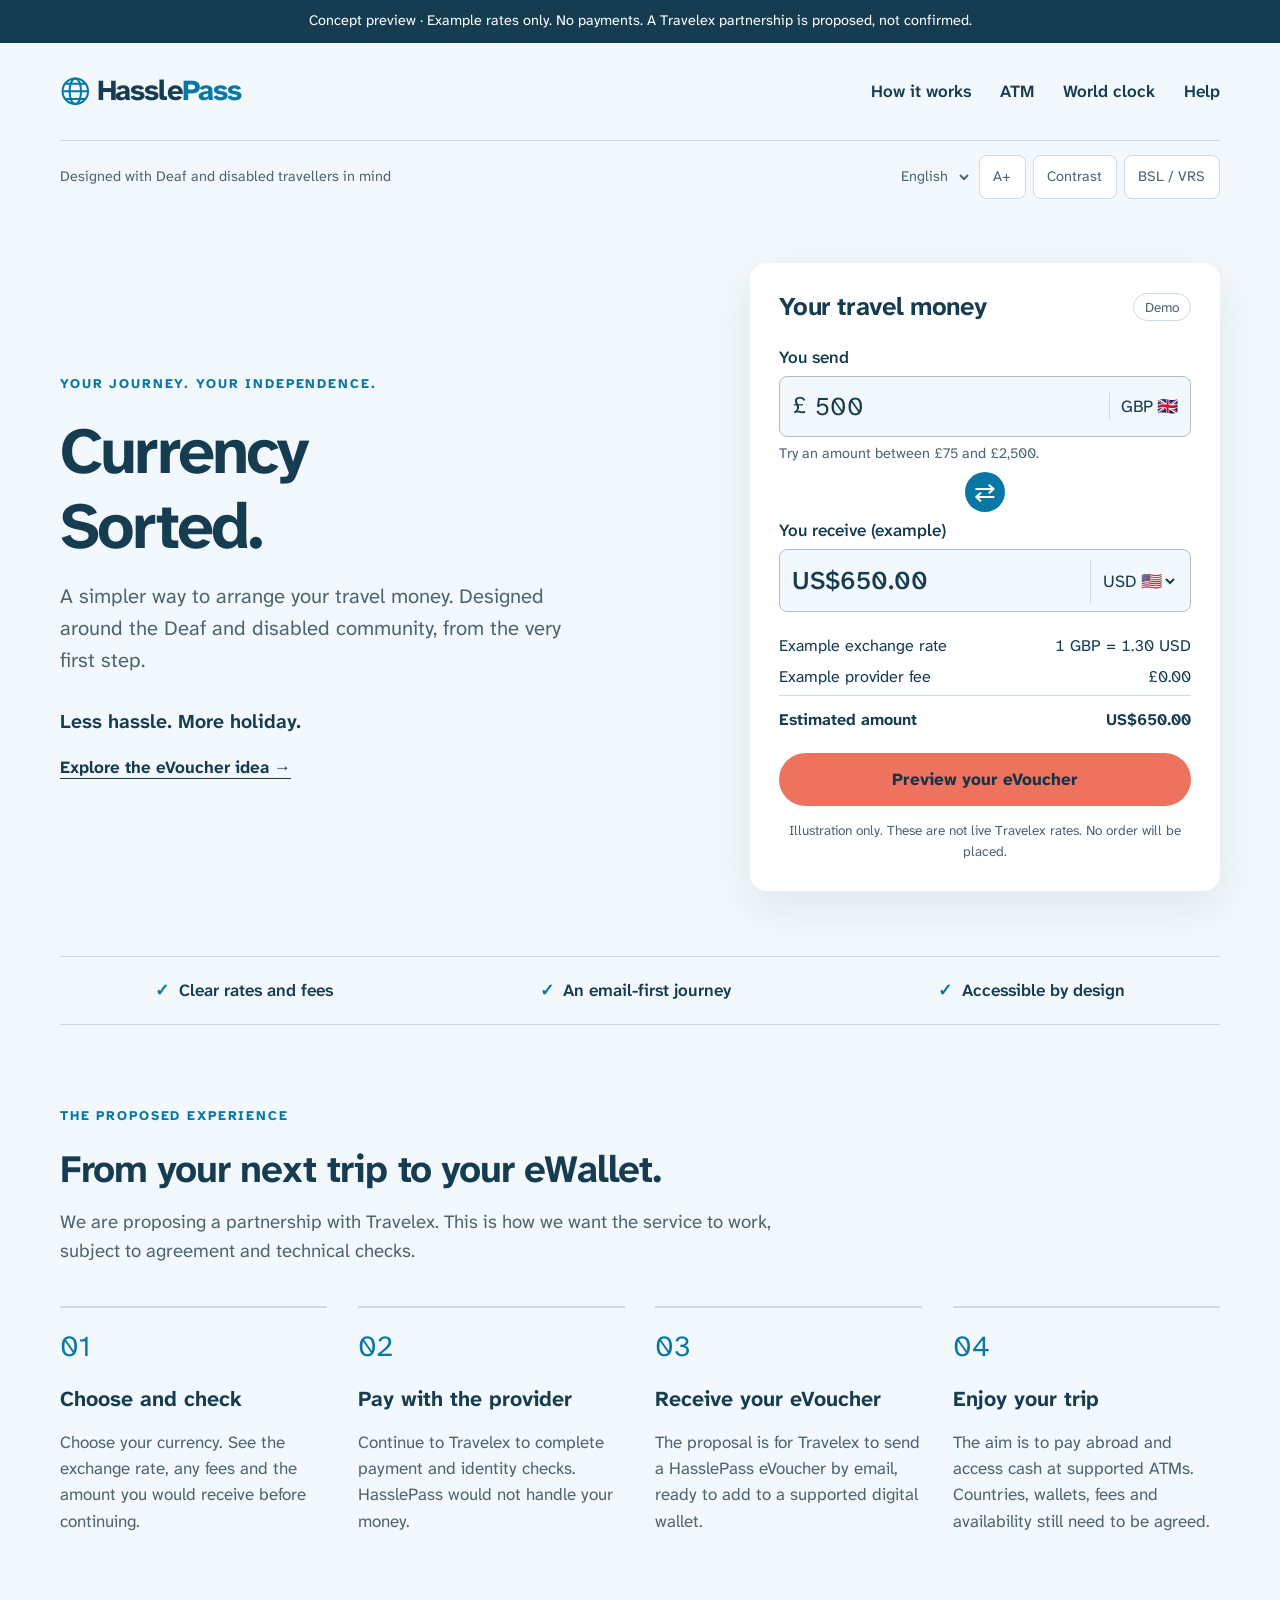
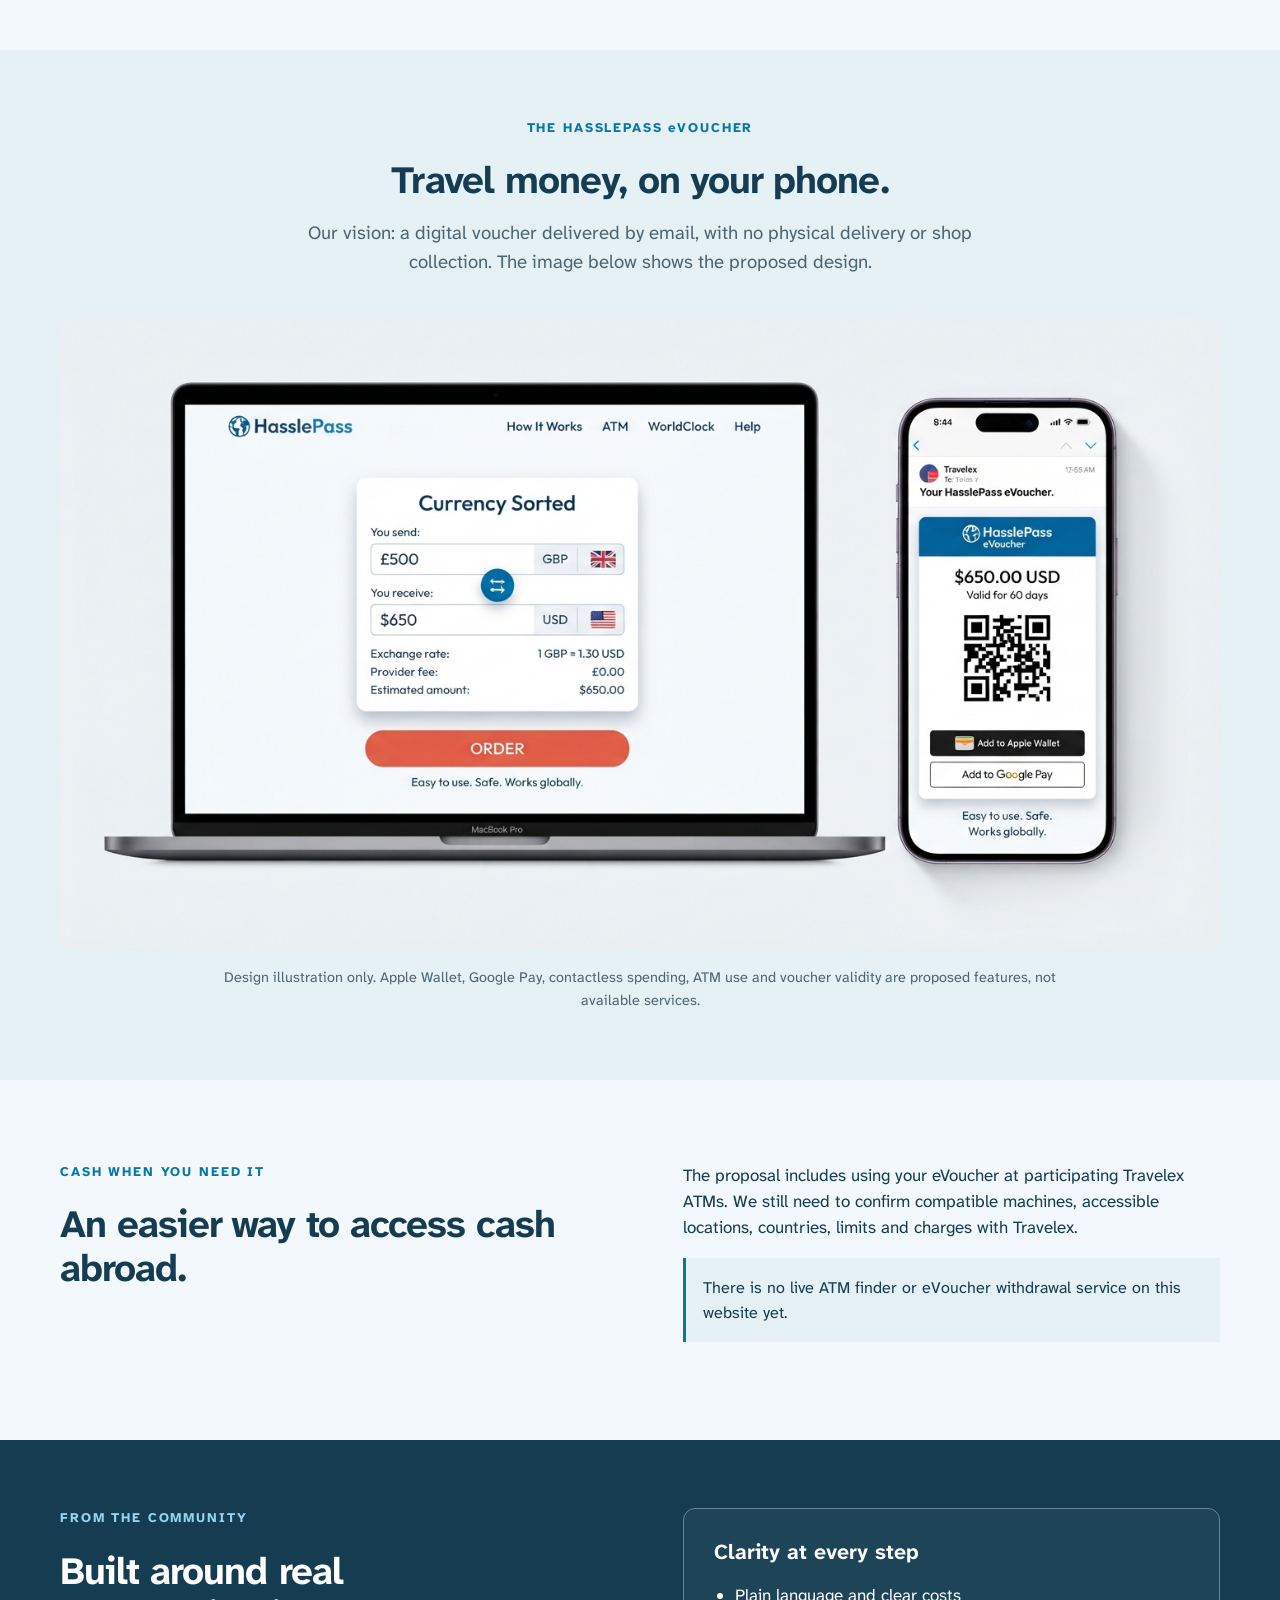
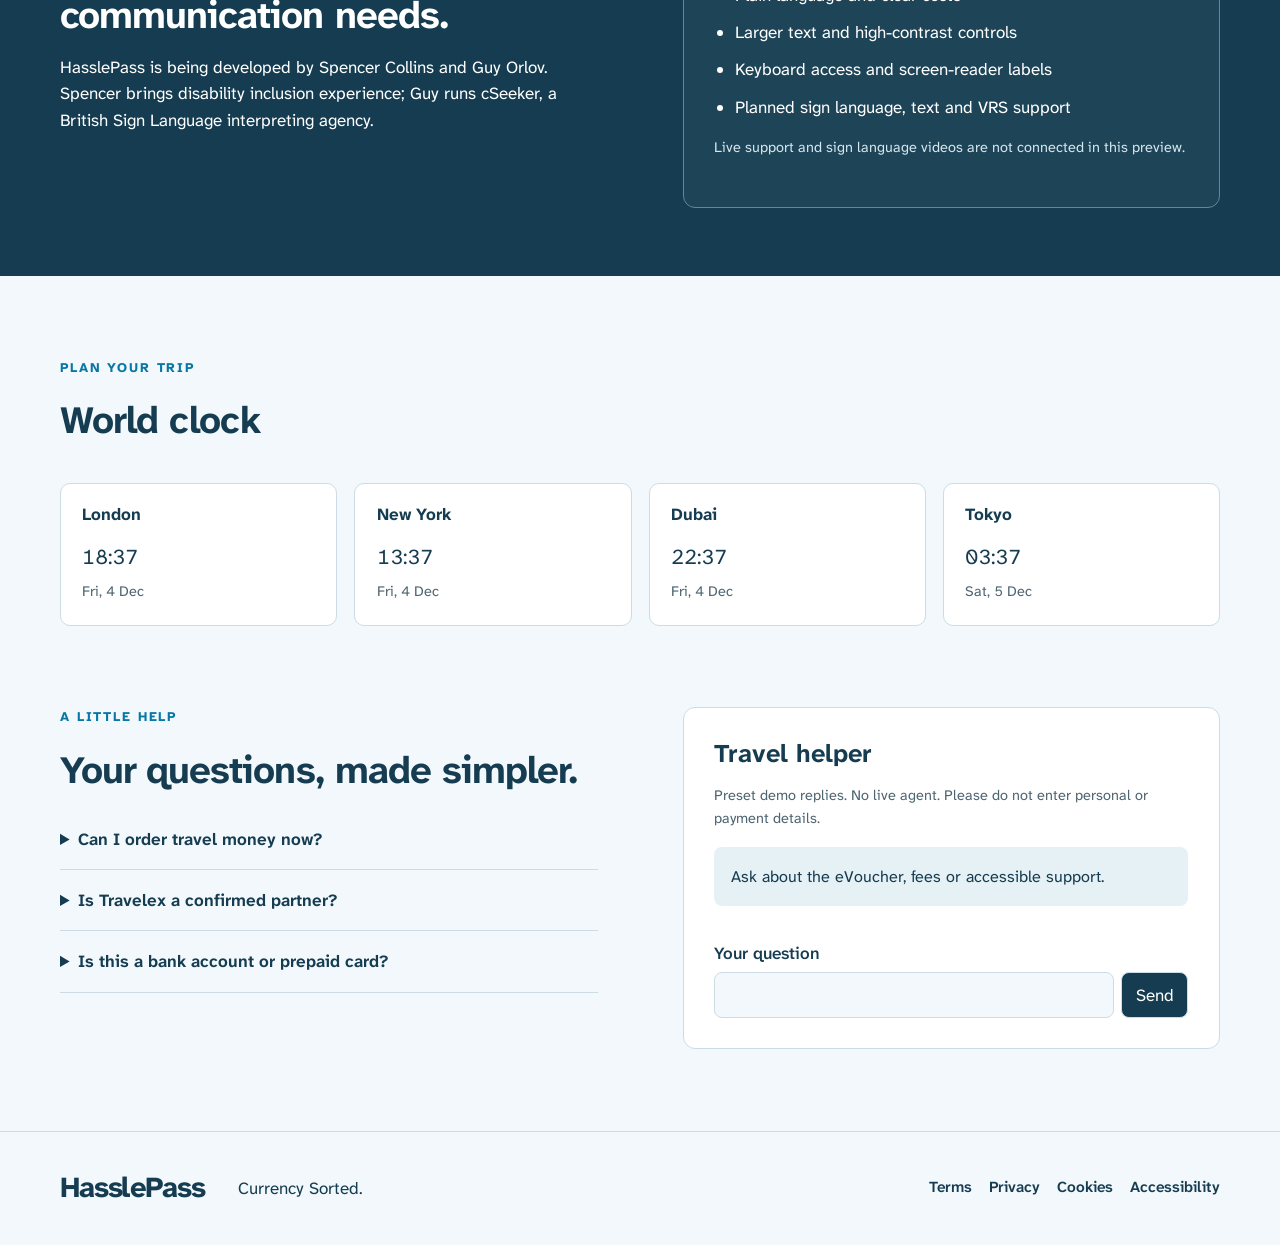
<file: index.html>
<!doctype html>
<html lang="en-GB"><head>
<meta charset="utf-8"><meta name="viewport" content="width=device-width, initial-scale=1">
<title>HasslePass | Currency Sorted.</title>
<meta name="description" content="HasslePass is a proposed accessible travel currency service for Deaf and disabled travellers. Explore the eVoucher concept and try an example quote.">
<meta name="theme-color" content="#153c50"><link rel="canonical" href="https://guyorlov.com/accessgo-travel-money/">
<meta property="og:title" content="HasslePass | Currency Sorted."><meta property="og:description" content="Accessible travel currency, designed around you. Explore our proposed eVoucher journey."><meta property="og:type" content="website"><meta property="og:url" content="https://guyorlov.com/accessgo-travel-money/">
<link rel="icon" href="favicon.svg" type="image/svg+xml"><link rel="preload" href="atkinson-hyperlegible-next.ttf" as="font" type="font/ttf" crossorigin>
<link rel="stylesheet" href="hasslepass.css?v=20260928"><script src="hasslepass.js?v=20260928" defer></script>
</head><body>
<a class="skip" href="#quote" data-t="skip">Skip to the example quote</a>
<div class="notice" data-t="notice">Concept preview · Example rates only. No payments. A Travelex partnership is proposed, not confirmed.</div>
<header class="site-header wrap">
<a class="brand" href="#top" aria-label="HasslePass home"><svg viewBox="0 0 24 24" fill="none" stroke="currentColor" stroke-width="1.6" aria-hidden="true"><circle cx="12" cy="12" r="10"/><ellipse cx="12" cy="12" rx="4.5" ry="10"/><path d="M2 12h20M4 6h16M4 18h16"/></svg><span>Hassle<span class="brand-blue">Pass</span></span></a>
<nav aria-label="Main navigation"><a href="#how-it-works" data-t="how">How it works</a><a href="#atm">ATM</a><a href="#worldclock" data-t="world">World clock</a><a href="#help" data-t="help">Help</a></nav>
</header>
<div class="toolbar wrap"><span data-t="designed">Designed with Deaf and disabled travellers in mind</span><div class="tools"><label class="sr-only" for="site-language">Language</label><select id="site-language"><option value="en-GB">English</option><option value="es-ES">Español</option><option value="fr-FR">Français</option><option value="he-IL">עברית</option></select><button id="text-size" aria-pressed="false" aria-label="Larger text">A+</button><button id="contrast" aria-pressed="false" data-t="contrast">Contrast</button><button id="bsl" aria-haspopup="dialog">BSL / VRS</button></div></div>
<main id="top">
<section class="hero wrap" aria-labelledby="page-title">
<div class="hero-copy"><p class="eyebrow" data-t="eyebrow">YOUR JOURNEY. YOUR INDEPENDENCE.</p><h1 id="page-title" data-t="title">Currency Sorted.</h1><p class="lead" data-t="intro">A simpler way to arrange your travel money. Designed around the Deaf and disabled community, from the very first step.</p><p class="hero-promise" data-t="promise">Less hassle. More holiday.</p><a class="text-link" href="#how-it-works" data-t="explore">Explore the eVoucher idea →</a></div>
<section class="quote-card" id="quote" aria-labelledby="quote-title"><div class="card-top"><h2 id="quote-title" data-t="quoteTitle">Your travel money</h2><span class="pill" data-t="demo">Demo</span></div>
<label for="pay-amount" data-t="send">You send</label><div class="money-field" dir="ltr"><span>£</span><input id="pay-amount" type="number" min="75" max="2500" step="0.01" value="500" inputmode="decimal" aria-describedby="amount-hint amount-error"><span class="code">GBP <span aria-hidden="true">🇬🇧</span></span></div>
<p class="small" id="amount-hint" data-t="range">Try an amount between £75 and £2,500.</p><p id="amount-error" class="error" role="alert" hidden data-t="error">Enter £75–£2,500, using no more than two decimal places.</p>
<div class="exchange-symbol" aria-hidden="true">⇄</div>
<label for="receive-currency" data-t="receive">You receive (example)</label><div class="money-field" dir="ltr"><output id="receive-amount" for="pay-amount receive-currency">$650.00</output><select id="receive-currency" aria-label="Currency to receive"><option value="USD">USD 🇺🇸</option><option value="EUR">EUR 🇪🇺</option><option value="CAD">CAD 🇨🇦</option><option value="AUD">AUD 🇦🇺</option><option value="JPY">JPY 🇯🇵</option></select></div>
<dl class="quote-summary"><div><dt data-t="rate">Example exchange rate</dt><dd id="rate-copy">1 GBP = 1.30 USD</dd></div><div><dt data-t="fee">Example provider fee</dt><dd>£0.00</dd></div><div class="total"><dt data-t="estimate">Estimated amount</dt><dd id="estimated">$650.00</dd></div></dl>
<button class="primary" id="review-order" data-t="preview">Preview your eVoucher</button><p class="quote-note" data-t="quoteNote">Illustration only. These are not live Travelex rates. No order will be placed.</p>
</section>
</section>
<div class="benefit-strip wrap"><span data-t="b1">Clear rates and fees</span><span data-t="b2">An email-first journey</span><span data-t="b3">Accessible by design</span></div>
<section id="how-it-works" class="section wrap"><div class="section-head"><p class="eyebrow" data-t="proposed">THE PROPOSED EXPERIENCE</p><h2 data-t="stepsTitle">From your next trip to your eWallet.</h2><p data-t="stepsIntro">We are proposing a partnership with Travelex. This is how we want the service to work, subject to agreement and technical checks.</p></div><ol class="steps">
<li><span class="step-no">01</span><h3 data-t="s1">Choose and check</h3><p data-t="s1p">Choose your currency. See the exchange rate, any fees and the amount you would receive before continuing.</p></li>
<li><span class="step-no">02</span><h3 data-t="s2">Pay with the provider</h3><p data-t="s2p">Continue to Travelex to complete payment and identity checks. HasslePass would not handle your money.</p></li>
<li><span class="step-no">03</span><h3 data-t="s3">Receive your eVoucher</h3><p data-t="s3p">The proposal is for Travelex to send a HasslePass eVoucher by email, ready to add to a supported digital wallet.</p></li>
<li><span class="step-no">04</span><h3 data-t="s4">Enjoy your trip</h3><p data-t="s4p">The aim is to pay abroad and access cash at supported ATMs. Countries, wallets, fees and availability still need to be agreed.</p></li></ol></section>
<section class="concept-section"><div class="wrap"><div class="section-head"><p class="eyebrow" data-t="digital">THE HASSLEPASS eVOUCHER</p><h2 data-t="conceptTitle">Travel money, on your phone.</h2><p data-t="conceptIntro">Our vision: a digital voucher delivered by email, with no physical delivery or shop collection. The image below shows the proposed design.</p></div><figure><img src="hasslepass-concept.jpg" alt="HasslePass design concept: a laptop currency quote beside an example eVoucher on a phone" width="1408" height="768" loading="lazy"><figcaption data-t="caption">Design illustration only. Apple Wallet, Google Pay, contactless spending, ATM use and voucher validity are proposed features, not available services.</figcaption></figure></div></section>
<section id="atm" class="section wrap split"><div><p class="eyebrow" data-t="atmLabel">CASH WHEN YOU NEED IT</p><h2 data-t="atmTitle">An easier way to access cash abroad.</h2></div><div><p data-t="atmCopy">The proposal includes using your eVoucher at participating Travelex ATMs. We still need to confirm compatible machines, accessible locations, countries, limits and charges with Travelex.</p><p class="info" data-t="atmNote">There is no live ATM finder or eVoucher withdrawal service on this website yet.</p></div></section>
<section class="community-section"><div class="wrap split"><div><p class="eyebrow" data-t="community">FROM THE COMMUNITY</p><h2 data-t="communityTitle">Built around real communication needs.</h2><p data-t="communityCopy">HasslePass is being developed by Spencer Collins and Guy Orlov. Spencer brings disability inclusion experience; Guy runs cSeeker, a British Sign Language interpreting agency.</p></div><div class="access-card"><h3 data-t="accessTitle">Clarity at every step</h3><ul><li data-t="a1">Plain language and clear costs</li><li data-t="a2">Larger text and high-contrast controls</li><li data-t="a3">Keyboard access and screen-reader labels</li><li data-t="a4">Planned sign language, text and VRS support</li></ul><p class="small" data-t="accessNote">Live support and sign language videos are not connected in this preview.</p></div></div></section>
<section id="worldclock" class="section wrap"><div class="section-head"><p class="eyebrow" data-t="trip">PLAN YOUR TRIP</p><h2 data-t="world">World clock</h2></div><div class="clocks"><article><h3>London</h3><time data-zone="Europe/London">—</time></article><article><h3>New York</h3><time data-zone="America/New_York">—</time></article><article><h3>Dubai</h3><time data-zone="Asia/Dubai">—</time></article><article><h3>Tokyo</h3><time data-zone="Asia/Tokyo">—</time></article></div></section>
<section id="help" class="section wrap split help-section"><div><p class="eyebrow" data-t="helpLabel">A LITTLE HELP</p><h2 data-t="helpTitle">Your questions, made simpler.</h2><details><summary data-t="faq1">Can I order travel money now?</summary><p data-t="faq1p">Not yet. This is a concept preview. It does not take payments, issue vouchers or connect to a live exchange service.</p></details><details><summary data-t="faq2">Is Travelex a confirmed partner?</summary><p data-t="faq2p">No. The proposal sets out a possible partnership. Commercial terms and technical features still need to be agreed.</p></details><details><summary data-t="faq3">Is this a bank account or prepaid card?</summary><p data-t="faq3p">The proposal is for a digital voucher for a specific currency exchange, rather than a bank account or a card you top up. The final product and its terms are not yet agreed.</p></details></div><div class="chat-card"><h3 data-t="chatTitle">Travel helper</h3><p class="small" data-t="chatNote">Preset demo replies. No live agent. Please do not enter personal or payment details.</p><div id="chat-log" role="log" aria-live="polite"><p class="message" data-t="welcome">Ask about the eVoucher, fees or accessible support.</p></div><form id="chat-form"><label for="chat-input" data-t="question">Your question</label><div class="chat-input"><input id="chat-input" required maxlength="180" autocomplete="off"><button type="submit" data-t="sendMessage">Send</button></div></form></div></section>
</main>
<footer><div class="wrap footer-inner"><a class="brand" href="#top">HasslePass</a><span>Currency Sorted.</span><nav aria-label="Legal"><a href="legal.html#terms" data-t="terms">Terms</a><a href="legal.html#privacy" data-t="privacy">Privacy</a><a href="legal.html#cookies" data-t="cookies">Cookies</a><a href="legal.html#accessibility" data-t="accessibility">Accessibility</a></nav></div></footer>
<dialog id="voucher-modal" aria-labelledby="voucher-title"><button class="close" data-close aria-label="Close">×</button><p class="eyebrow" data-t="previewLabel">YOUR DEMO PREVIEW</p><h2 id="voucher-title">HasslePass eVoucher</h2><p class="voucher-value" id="voucher-value">$650.00</p><p data-t="voucherNote">This is not a valid voucher. No payment has been taken and nothing has been emailed. Wallet and ATM connections are not available.</p><div class="info" data-t="next">In the proposed service, you would continue to Travelex for payment and checks before a voucher is issued.</div><button class="primary" data-close data-t="back">Back to your quote</button></dialog>
<dialog id="bsl-modal" aria-labelledby="bsl-title"><button class="close" data-close aria-label="Close">×</button><h2 id="bsl-title" data-t="bslTitle">Sign language support is planned</h2><p data-t="bslCopy">We want to offer sign language information and a Video Relay Service (VRS) with a professional interpreter. This preview does not connect to a live interpreter.</p><button class="primary" data-close data-t="close">Close</button></dialog>
<noscript><p class="wrap">JavaScript is needed for example calculations, language choices, the world clock and demo help. You can still read the proposal information on this page.</p></noscript>
</body></html>
</file>
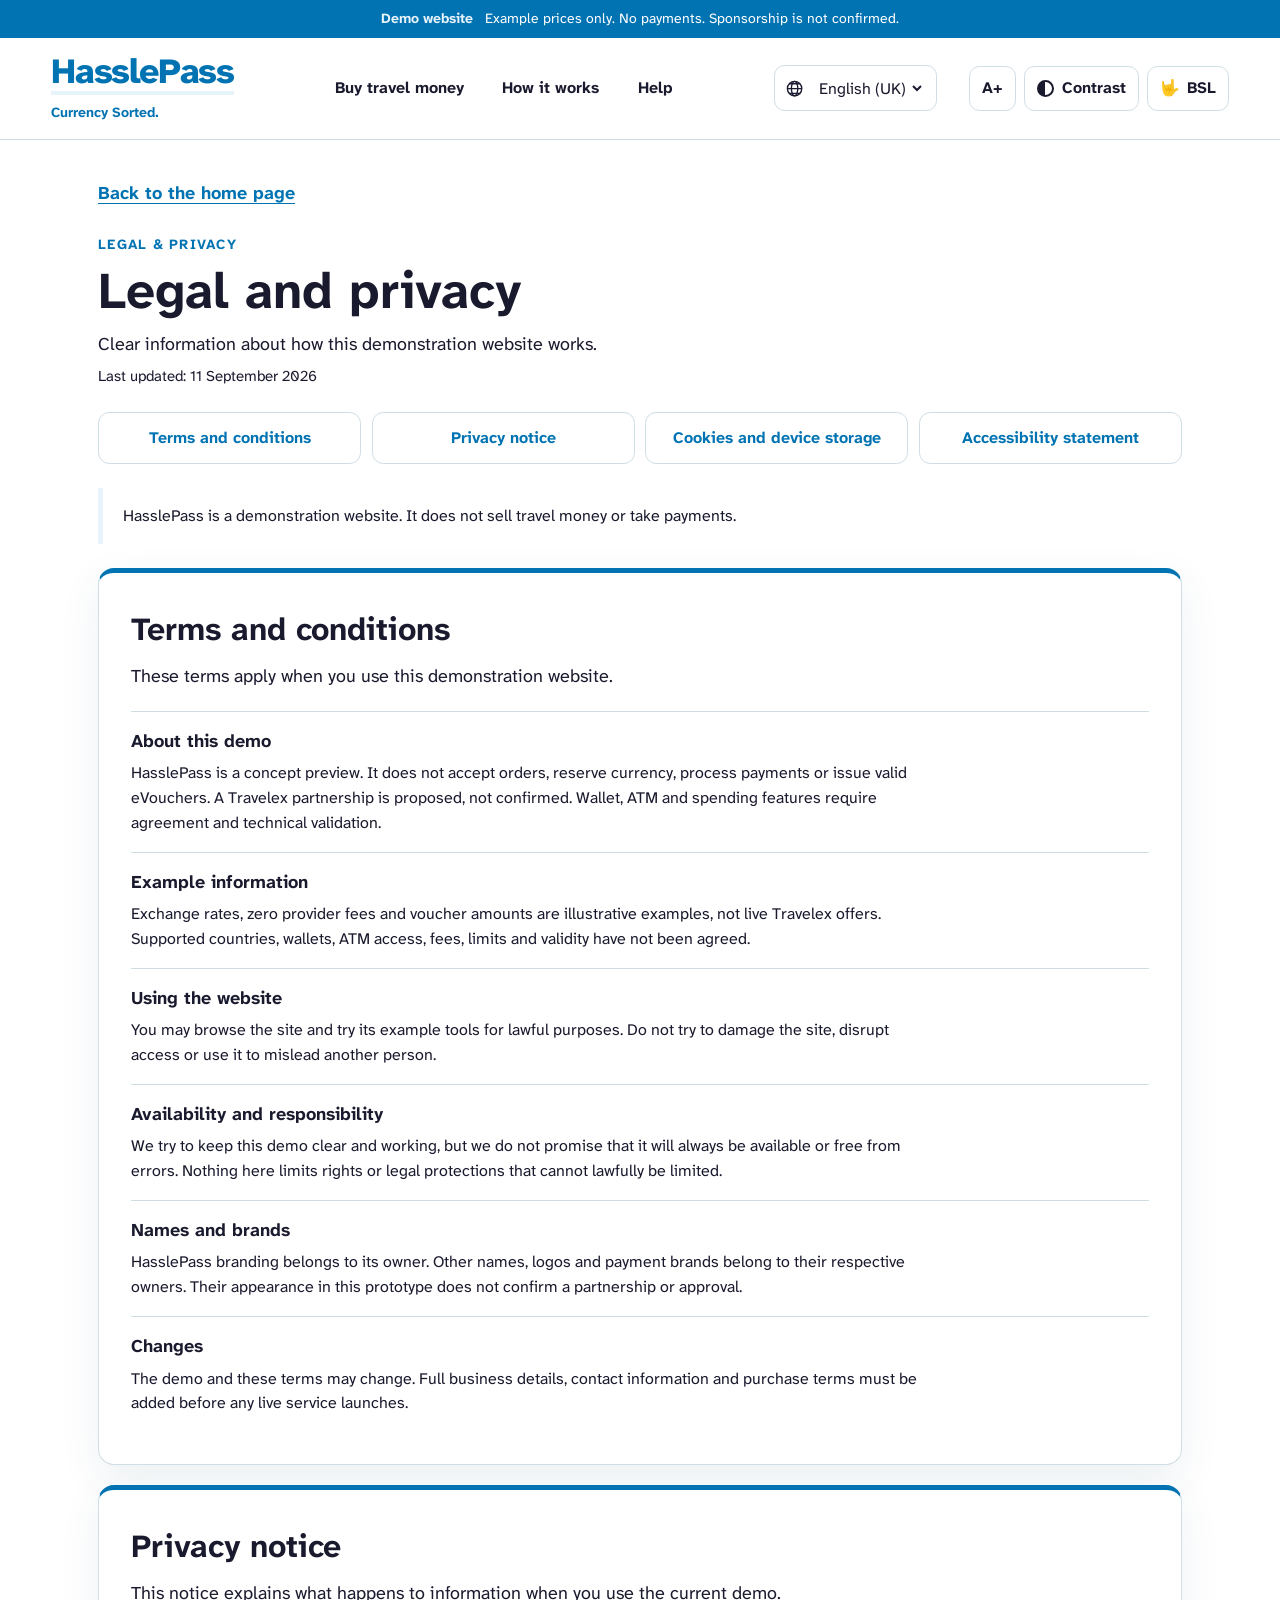
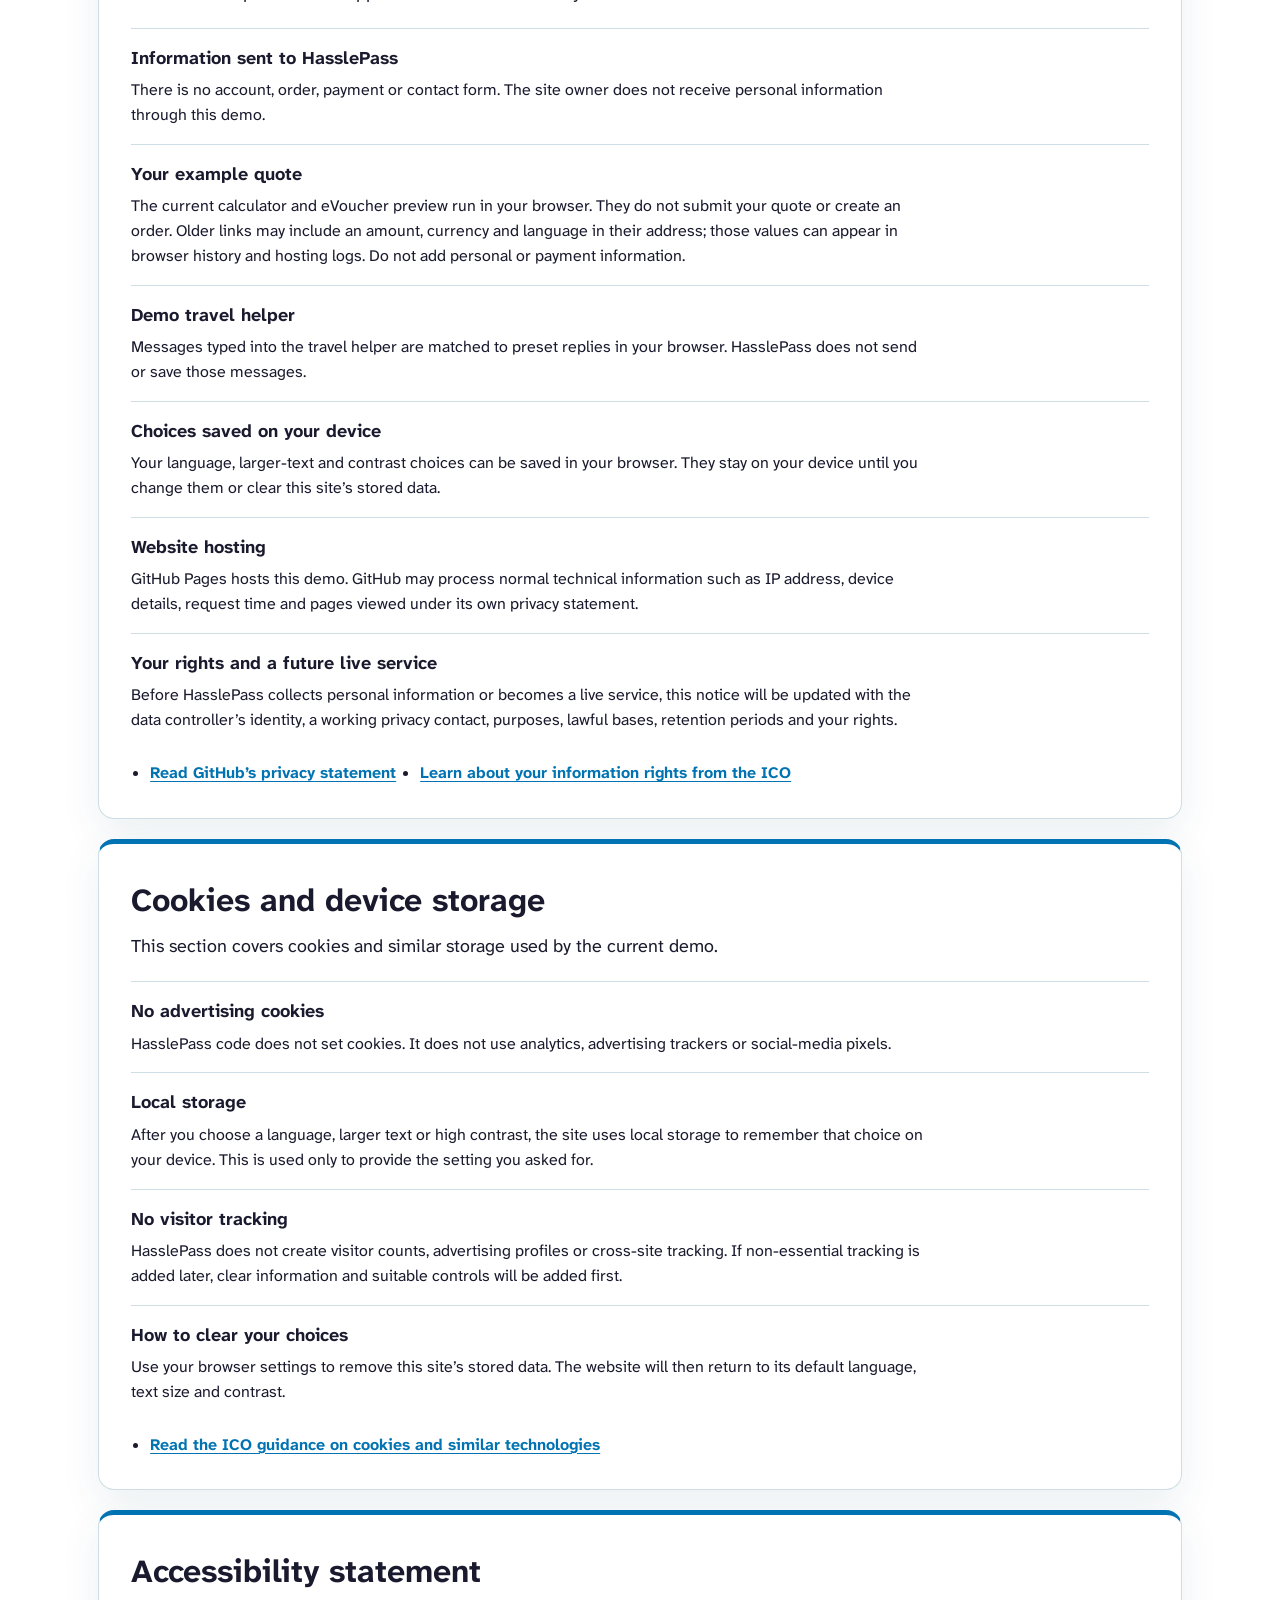
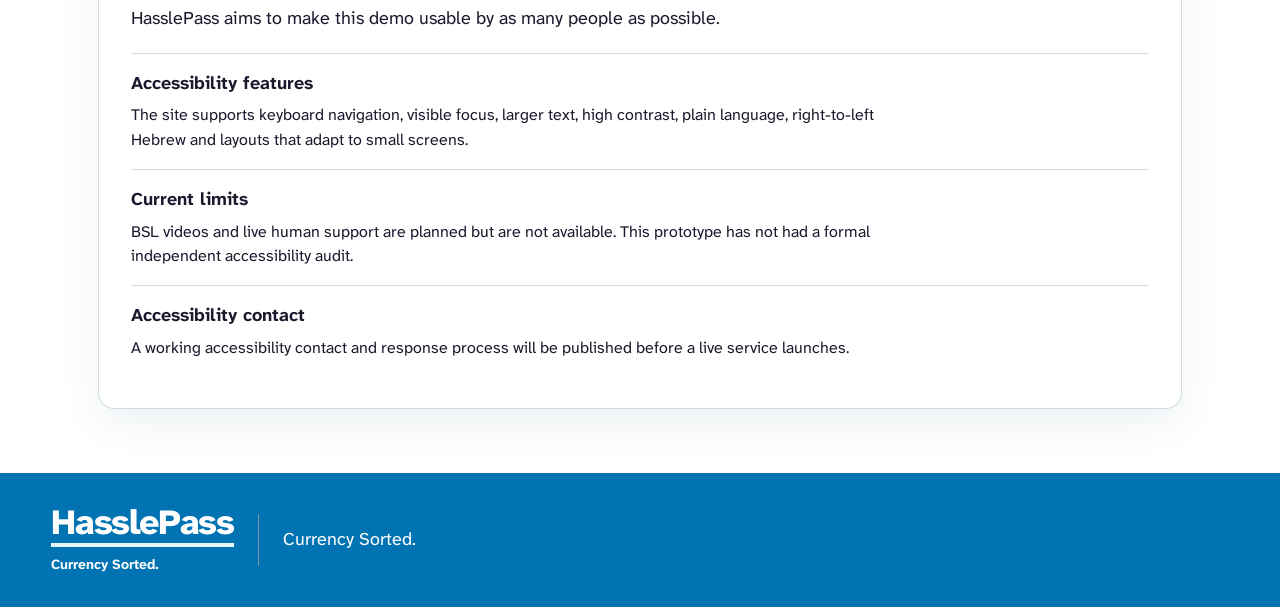
<file: legal.html>
<!doctype html>
<html lang="en-GB">
  <head>
    <meta charset="utf-8" />
    <meta name="viewport" content="width=device-width, initial-scale=1" />
    <meta name="theme-color" content="#0173B2" />
    <meta
      name="description"
      data-i18n-content="legalPageDescription"
      content="Terms, privacy, cookies and accessibility information for the HasslePass travel money demo."
    />
    <title data-i18n="legalPageTitle">Legal and privacy — HasslePass</title>
    <link rel="icon" href="favicon.svg?v=20260928-hasslepass" type="image/svg+xml" />
    <link rel="preload" href="atkinson-hyperlegible-next.ttf" as="font" type="font/ttf" crossorigin />
    <link rel="stylesheet" href="styles.css?v=20260928-hasslepass" />
    <script src="languages.js?v=20260928-hasslepass" defer></script>
    <script src="app.js?v=20260928-hasslepass" defer></script>
  </head>
  <body>
    <a class="skip-link" href="#legal-content" data-i18n="legalSkip">Skip to legal information</a>

    <div class="prototype-banner" role="note">
      <strong data-i18n="demoWebsite">Demo website</strong>
      <span data-i18n="demoBanner">Example prices only. No payments. Sponsorship is not confirmed.</span>
    </div>

    <header class="site-header">
      <a class="brand" href="index.html" data-i18n-aria-label="brandHome" aria-label="HasslePass Travel Money home">
        <span class="brand-main barrier-wordmark">HasslePass</span>
        <span class="brand-sub brand-tagline" data-i18n="tagline">Currency Sorted.</span>
      </a>

      <button class="menu-toggle" type="button" aria-expanded="false" aria-controls="main-nav">
        <span aria-hidden="true">☰</span>
        <span data-i18n="menu">Menu</span>
      </button>

      <nav id="main-nav" class="main-nav" data-i18n-aria-label="mainNavigation" aria-label="Main menu">
        <a href="index.html#quote" data-i18n="buyMoney">Buy travel money</a>
        <a href="index.html#how-it-works" data-i18n="howItWorks">How it works</a>
        <a href="index.html#help" data-i18n="help">Help</a>
      </nav>

      <label class="language-picker" for="site-language" dir="ltr">
        <svg class="language-icon" viewBox="0 0 24 24" fill="none" stroke="currentColor" stroke-width="1.7" aria-hidden="true" focusable="false">
          <circle cx="12" cy="12" r="9"></circle>
          <ellipse cx="12" cy="12" rx="4" ry="9"></ellipse>
          <path d="M3 12h18M5 6h14M5 18h14"></path>
        </svg>
        <span class="sr-only" data-i18n="languageLabel">Choose a language</span>
        <select id="site-language" disabled>
          <option value="en-GB" lang="en-GB">English (UK)</option>
          <option value="es-ES" lang="es">Español</option>
          <option value="fr-FR" lang="fr">Français</option>
          <option value="he-IL" lang="he" dir="rtl">עברית</option>
        </select>
      </label>

      <div class="access-tools" data-i18n-aria-label="accessTools" aria-label="Language and accessibility tools">
        <button id="text-size" class="tool-button" type="button" aria-label="Make text bigger" aria-pressed="false">
          <strong>A+</strong>
        </button>
        <button id="contrast" class="tool-button" type="button" aria-label="Turn high contrast on" aria-pressed="false">
          <span class="contrast-icon" aria-hidden="true"></span>
          <span data-i18n="contrast">Contrast</span>
        </button>
        <button class="tool-button" type="button" data-open-modal="bsl-modal" data-i18n-aria-label="bslHelp" aria-label="BSL help">
          <span aria-hidden="true">🤟</span>
          <span>BSL</span>
        </button>
      </div>

      <a class="header-cta" href="index.html#quote"><span data-i18n="getQuote">Get a quote</span> <span class="direction-arrow" aria-hidden="true">→</span></a>
    </header>

    <main id="legal-content" class="legal-page">
      <a class="edit-quote" href="index.html" data-i18n="backHome">Back to the home page</a>
      <header class="legal-hero">
        <p class="section-label" data-i18n="legalEyebrow">LEGAL &amp; PRIVACY</p>
        <h1 data-i18n="legalHeading">Legal and privacy</h1>
        <p data-i18n="legalIntro">Clear information about how this demonstration website works.</p>
        <p class="legal-updated" data-i18n="legalUpdated">Last updated: 11 September 2026</p>
      </header>

      <nav class="legal-jump" data-i18n-aria-label="legalNavLabel" aria-label="Legal sections">
        <a href="#terms" data-i18n="termsLink">Terms and conditions</a>
        <a href="#privacy" data-i18n="privacyLink">Privacy notice</a>
        <a href="#cookies" data-i18n="cookiesLink">Cookies and device storage</a>
        <a href="#accessibility" data-i18n="accessibilityLink">Accessibility statement</a>
      </nav>

      <aside class="results-notice legal-notice" role="note" data-i18n="legalDemoNotice">HasslePass is a demonstration website. It does not sell travel money or take payments.</aside>

      <div class="legal-stack">
        <section id="terms" class="legal-card">
          <h2 data-i18n="termsLink">Terms and conditions</h2>
          <p class="legal-lead" data-i18n="termsLead">These terms apply when you use this demonstration website.</p>
          <div class="legal-topic"><h3 data-i18n="termsDemoTitle">About this demo</h3><p data-i18n="termsDemoText">HasslePass is a concept preview. It does not accept orders, reserve currency, process payments or issue valid eVouchers. A Travelex partnership is proposed, not confirmed. Wallet, ATM and spending features require agreement and technical validation.</p></div>
          <div class="legal-topic"><h3 data-i18n="termsInfoTitle">Example information</h3><p data-i18n="termsInfoText">Exchange rates, zero provider fees and voucher amounts are illustrative examples, not live Travelex offers. Supported countries, wallets, ATM access, fees, limits and validity have not been agreed.</p></div>
          <div class="legal-topic"><h3 data-i18n="termsUseTitle">Using the website</h3><p data-i18n="termsUseText">You may browse the site and try its example tools for lawful purposes. Do not try to damage the site, disrupt access or use it to mislead another person.</p></div>
          <div class="legal-topic"><h3 data-i18n="termsAvailabilityTitle">Availability and responsibility</h3><p data-i18n="termsAvailabilityText">We try to keep this demo clear and working, but we do not promise that it will always be available or free from errors. Nothing here limits rights or legal protections that cannot lawfully be limited.</p></div>
          <div class="legal-topic"><h3 data-i18n="termsBrandsTitle">Names and brands</h3><p data-i18n="termsBrandsText">HasslePass branding belongs to its owner. Other names, logos and payment brands belong to their respective owners. Their appearance in this prototype does not confirm a partnership or approval.</p></div>
          <div class="legal-topic"><h3 data-i18n="termsChangesTitle">Changes</h3><p data-i18n="termsChangesText">The demo and these terms may change. Full business details, contact information and purchase terms must be added before any live service launches.</p></div>
        </section>

        <section id="privacy" class="legal-card">
          <h2 data-i18n="privacyLink">Privacy notice</h2>
          <p class="legal-lead" data-i18n="privacyLead">This notice explains what happens to information when you use the current demo.</p>
          <div class="legal-topic"><h3 data-i18n="privacyCollectTitle">Information sent to HasslePass</h3><p data-i18n="privacyCollectText">There is no account, order, payment or contact form. The site owner does not receive personal information through this demo.</p></div>
          <div class="legal-topic"><h3 data-i18n="privacyQuoteTitle">Your example quote</h3><p data-i18n="privacyQuoteText">The current calculator and eVoucher preview run in your browser. They do not submit your quote or create an order. Older links may include an amount, currency and language in their address; those values can appear in browser history and hosting logs. Do not add personal or payment information.</p></div>
          <div class="legal-topic"><h3 data-i18n="privacyChatTitle">Demo travel helper</h3><p data-i18n="privacyChatText">Messages typed into the travel helper are matched to preset replies in your browser. HasslePass does not send or save those messages.</p></div>
          <div class="legal-topic"><h3 data-i18n="privacyStorageTitle">Choices saved on your device</h3><p data-i18n="privacyStorageText">Your language, larger-text and contrast choices can be saved in your browser. They stay on your device until you change them or clear this site’s stored data.</p></div>
          <div class="legal-topic"><h3 data-i18n="privacyHostingTitle">Website hosting</h3><p data-i18n="privacyHostingText">GitHub Pages hosts this demo. GitHub may process normal technical information such as IP address, device details, request time and pages viewed under its own privacy statement.</p></div>
          <div class="legal-topic"><h3 data-i18n="privacyRightsTitle">Your rights and a future live service</h3><p data-i18n="privacyRightsText">Before HasslePass collects personal information or becomes a live service, this notice will be updated with the data controller’s identity, a working privacy contact, purposes, lawful bases, retention periods and your rights.</p></div>
          <ul class="legal-source-links">
            <li><a href="https://docs.github.com/en/site-policy/privacy-policies/github-general-privacy-statement" data-i18n="githubPrivacy">Read GitHub’s privacy statement</a></li>
            <li><a href="https://ico.org.uk/for-the-public/" data-i18n="icoRights">Learn about your information rights from the ICO</a></li>
          </ul>
        </section>

        <section id="cookies" class="legal-card">
          <h2 data-i18n="cookiesLink">Cookies and device storage</h2>
          <p class="legal-lead" data-i18n="cookiesLead">This section covers cookies and similar storage used by the current demo.</p>
          <div class="legal-topic"><h3 data-i18n="cookiesSiteTitle">No advertising cookies</h3><p data-i18n="cookiesSiteText">HasslePass code does not set cookies. It does not use analytics, advertising trackers or social-media pixels.</p></div>
          <div class="legal-topic"><h3 data-i18n="cookiesStorageTitle">Local storage</h3><p data-i18n="cookiesStorageText">After you choose a language, larger text or high contrast, the site uses local storage to remember that choice on your device. This is used only to provide the setting you asked for.</p></div>
          <div class="legal-topic"><h3 data-i18n="cookiesTrackingTitle">No visitor tracking</h3><p data-i18n="cookiesTrackingText">HasslePass does not create visitor counts, advertising profiles or cross-site tracking. If non-essential tracking is added later, clear information and suitable controls will be added first.</p></div>
          <div class="legal-topic"><h3 data-i18n="cookiesControlTitle">How to clear your choices</h3><p data-i18n="cookiesControlText">Use your browser settings to remove this site’s stored data. The website will then return to its default language, text size and contrast.</p></div>
          <ul class="legal-source-links">
            <li><a href="https://ico.org.uk/for-organisations/direct-marketing-and-privacy-and-electronic-communications/guide-to-pecr/cookies-and-similar-technologies/" data-i18n="icoCookies">Read the ICO guidance on cookies and similar technologies</a></li>
          </ul>
        </section>

        <section id="accessibility" class="legal-card">
          <h2 data-i18n="accessibilityLink">Accessibility statement</h2>
          <p class="legal-lead" data-i18n="accessLead">HasslePass aims to make this demo usable by as many people as possible.</p>
          <div class="legal-topic"><h3 data-i18n="accessFeaturesTitle">Accessibility features</h3><p data-i18n="accessFeaturesText">The site supports keyboard navigation, visible focus, larger text, high contrast, plain language, right-to-left Hebrew and layouts that adapt to small screens.</p></div>
          <div class="legal-topic"><h3 data-i18n="accessLimitsTitle">Current limits</h3><p data-i18n="accessLimitsText">BSL videos and live human support are planned but are not available. This prototype has not had a formal independent accessibility audit.</p></div>
          <div class="legal-topic"><h3 data-i18n="accessFeedbackTitle">Accessibility contact</h3><p data-i18n="accessFeedbackText">A working accessibility contact and response process will be published before a live service launches.</p></div>
        </section>
      </div>
    </main>

    <footer class="site-footer">
      <div class="footer-brand">
        <a class="brand brand-inverse" href="index.html" data-i18n-aria-label="brandHome" aria-label="HasslePass Travel Money home">
          <span class="brand-main barrier-wordmark">HasslePass</span>
          <span class="brand-sub brand-tagline" data-i18n="tagline">Currency Sorted.</span>
        </a>
        <span class="footer-divider" aria-hidden="true"></span>
        <div><p data-i18n="tagline">Currency Sorted.</p></div>
      </div>

      
    </footer>

    <dialog id="bsl-modal" class="modal">
      <form method="dialog" class="modal-card">
        <button class="modal-close" value="close" data-i18n-aria-label="closeBsl" aria-label="Close BSL information">×</button>
        <span class="modal-icon" aria-hidden="true">🤟</span>
        <p class="section-label" data-i18n="bslFull">British Sign Language</p>
        <h2 data-i18n="bslPlanned">BSL help is planned</h2>
        <p data-i18n="bslBody">We plan to add short BSL videos about prices, delivery and ordering. This demo has no signed videos or live interpreter.</p>
        <div class="video-placeholder" role="img" data-i18n-aria-label="bslPlaceholder" aria-label="Space for a future BSL help video">
          <span aria-hidden="true">▶</span>
          <strong data-i18n="bslVideo">BSL video coming later</strong>
        </div>
        <button class="primary-button" value="close" data-i18n="close">Close</button>
      </form>
    </dialog>


    <noscript><p class="noscript" data-i18n="legalNoScript">The legal information works without JavaScript. Turn it on to change the language, text size or contrast.</p></noscript>
  </body>
</html>
</file>
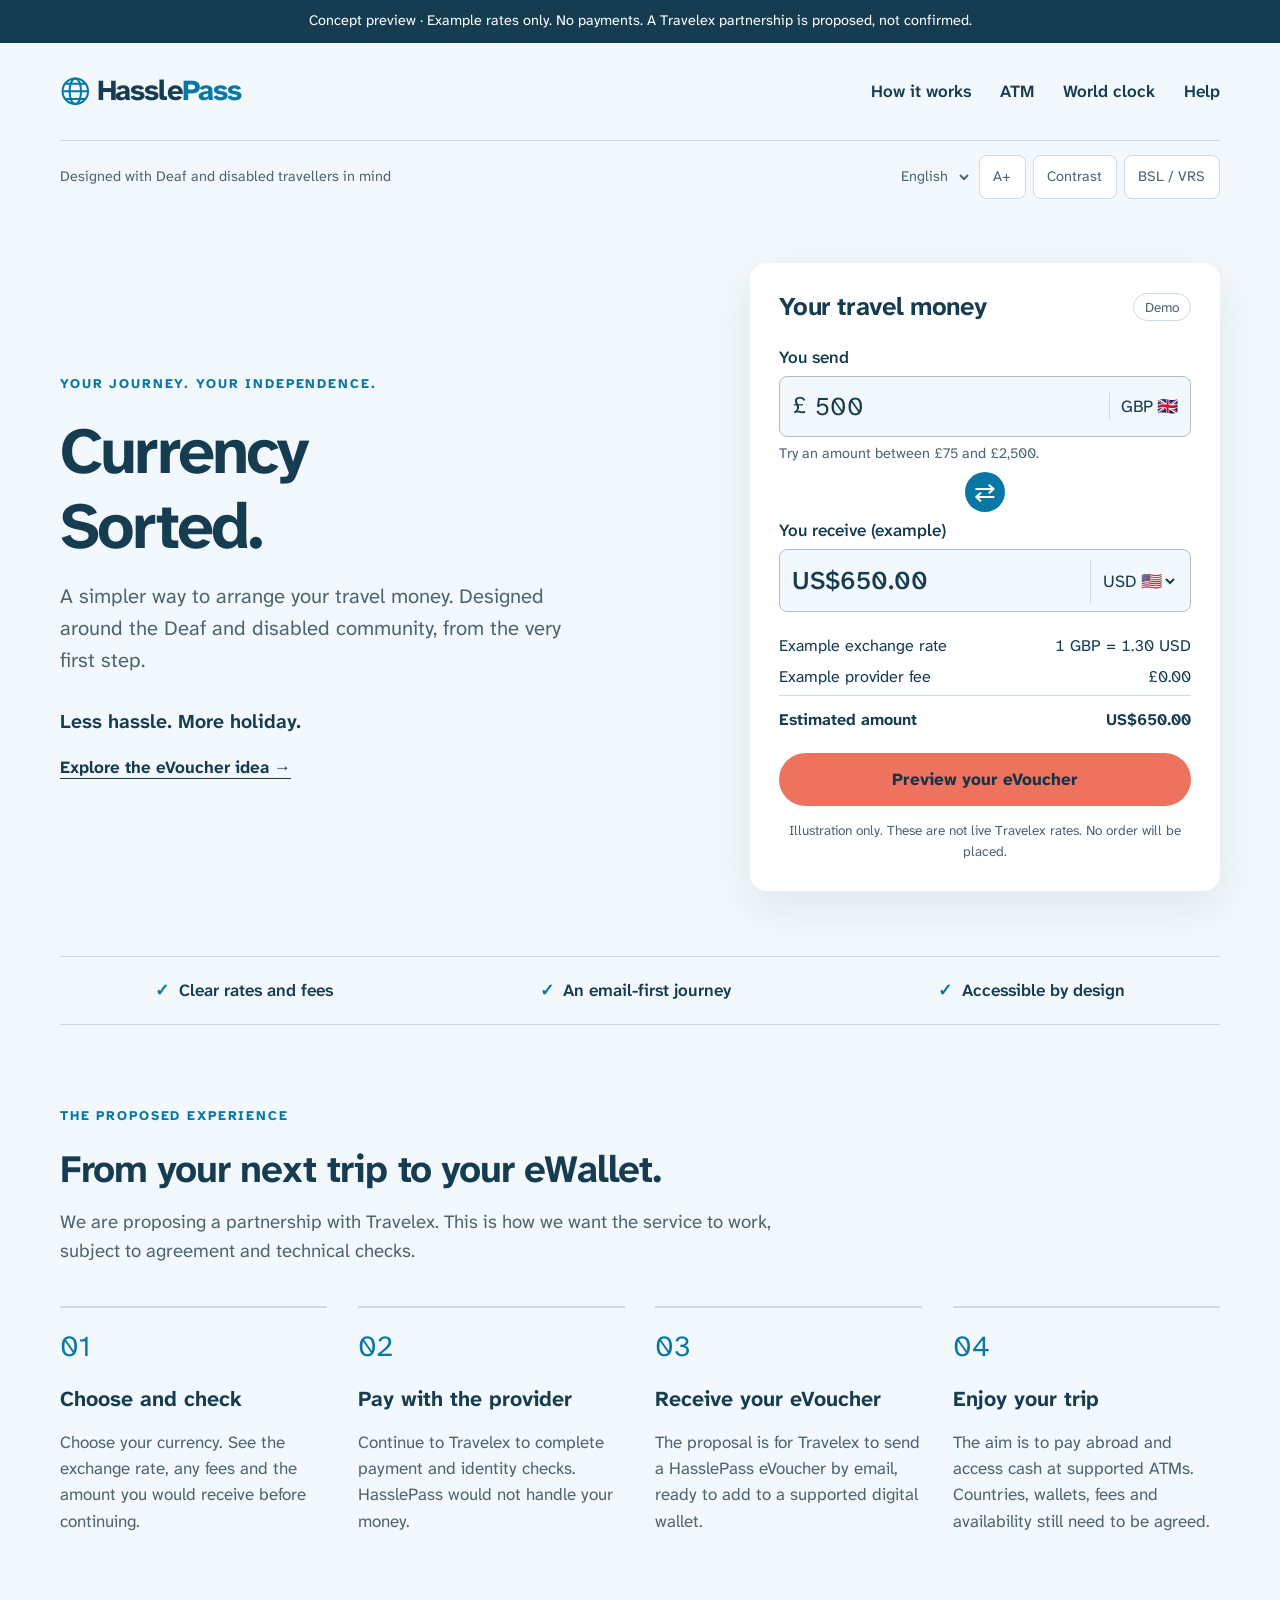
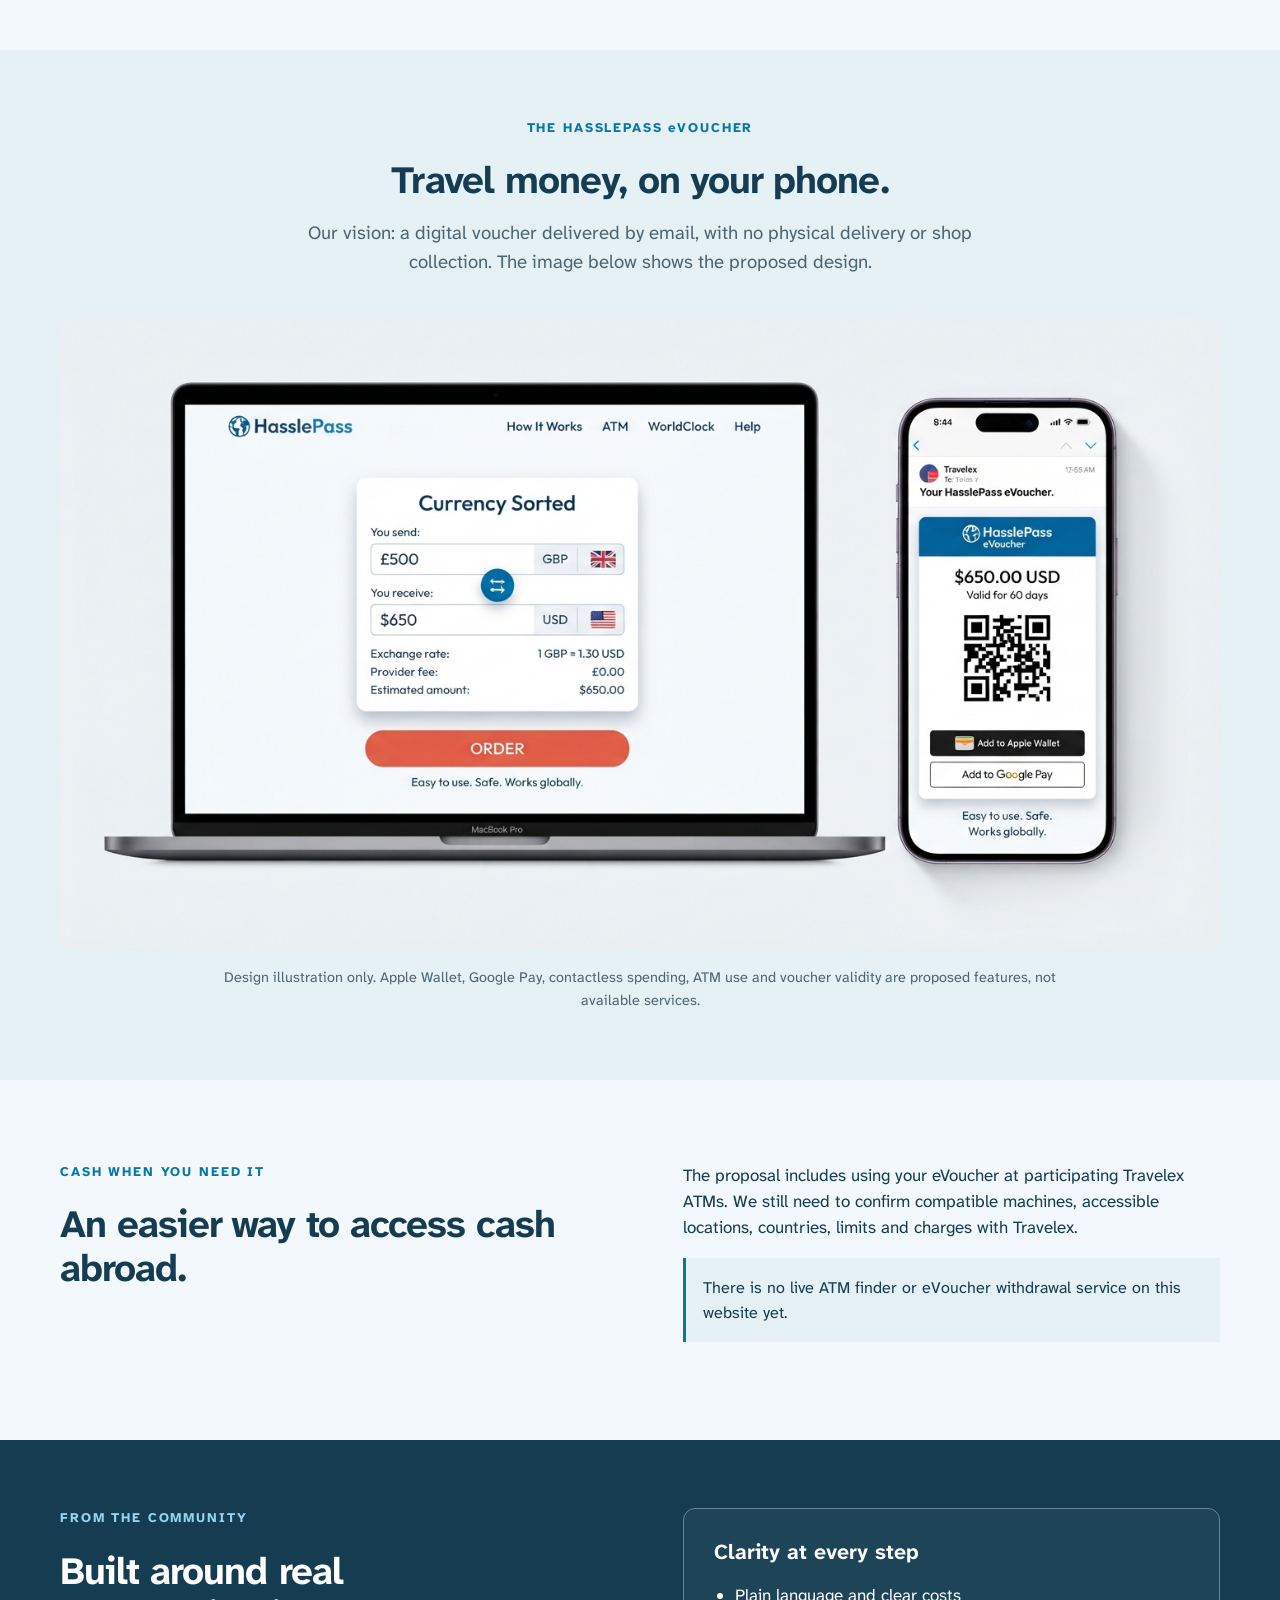
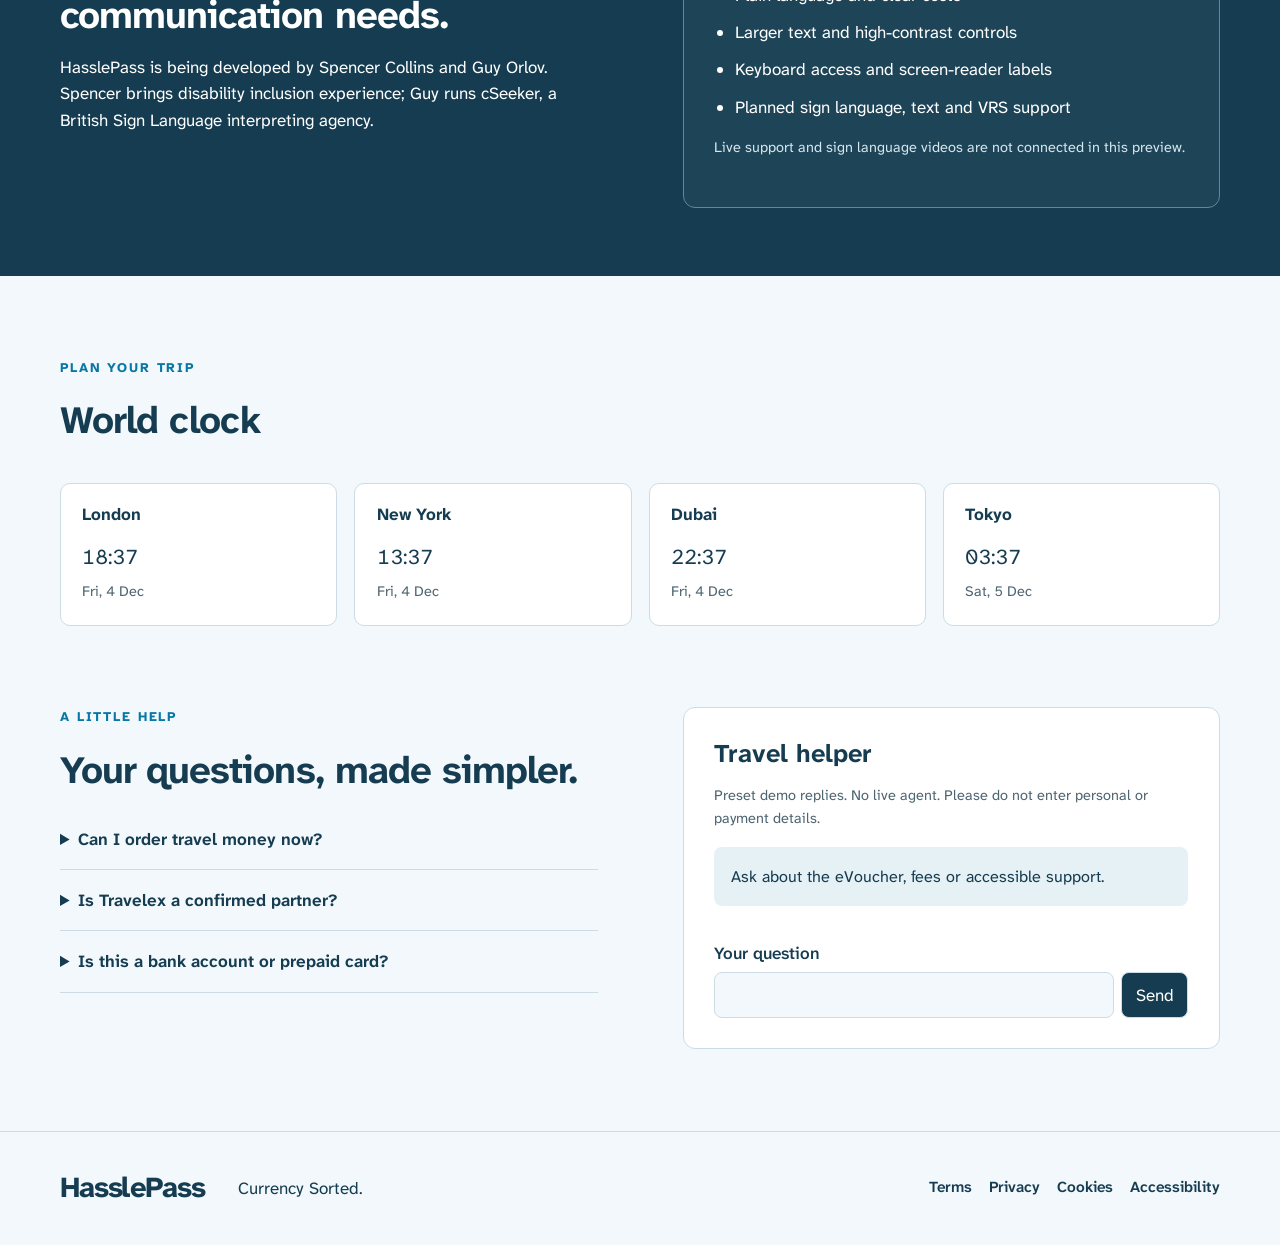
<file: results.html>
<!doctype html><html lang="en"><head><meta charset="utf-8"><meta name="viewport" content="width=device-width,initial-scale=1"><meta name="robots" content="noindex"><title>HasslePass | Currency Sorted.</title><script>location.replace('index.html'+location.search+'#quote');</script></head><body><p>The HasslePass preview has moved. <a href="index.html#quote">Open the current eVoucher preview.</a></p></body></html>
</file>
<file: hasslepass.css>
@font-face{font-family:Atkinson;src:url("atkinson-hyperlegible-next.ttf") format("truetype");font-weight:200 800;font-display:swap}
:root{--ink:#153c50;--muted:#4d6471;--blue:#0777a5;--bg:#f2f8fb;--paper:#fff;--line:#ccdce5;--coral:#ed735f;--soft:#e6f1f6;--shadow:0 16px 45px #183d5016;color-scheme:light;font-family:Atkinson,Arial,sans-serif;color:var(--ink);background:var(--bg);font-size:17px}*{box-sizing:border-box}html{scroll-behavior:smooth;scroll-padding-top:1.5rem}body{margin:0;line-height:1.55}button,input,select{font:inherit;color:inherit}button,a,select{touch-action:manipulation}a{color:inherit;text-underline-offset:5px}button{cursor:pointer}button:disabled{cursor:not-allowed;opacity:.5}button,select{min-height:44px}button{border:1px solid var(--line);border-radius:8px;background:var(--paper);padding:.45rem .8rem}a:focus-visible,button:focus-visible,input:focus-visible,select:focus-visible,summary:focus-visible{outline:3px solid var(--blue);outline-offset:4px}p{margin:0 0 1rem}h1,h2,h3{line-height:1.15;margin:0 0 1rem}h1{font-size:clamp(3rem,5.1vw,4.8rem);letter-spacing:-.045em;max-width:9ch}h2{font-size:clamp(1.8rem,3vw,2.7rem);letter-spacing:-.025em}h3{font-size:1.25rem}img{max-width:100%;height:auto;display:block}.wrap{width:min(1160px,calc(100% - 3rem));margin-inline:auto}.notice{text-align:center;padding:.6rem 1rem;background:var(--ink);color:#fff;font-size:.85rem}.site-header{display:flex;align-items:center;justify-content:space-between;padding-block:1.55rem;gap:2rem;border-bottom:1px solid var(--line)}.brand{font-size:1.7rem;font-weight:750;letter-spacing:-.04em;text-decoration:none;display:inline-flex;align-items:center;gap:.35rem}.brand svg{width:1.8rem;height:1.8rem;color:var(--blue)}.brand-blue{color:var(--blue)}nav{display:flex;flex-wrap:wrap;gap:1.7rem}nav a{font-weight:600;text-decoration:none;padding-block:.4rem}nav a:hover{text-decoration:underline}.toolbar{display:flex;justify-content:space-between;align-items:center;gap:1rem;padding-block:.8rem;color:var(--muted);font-size:.85rem}.tools{display:flex;gap:.4rem;align-items:center;flex-wrap:wrap}.tools select{border:0;background:transparent;max-width:130px}.tools button{font-size:.85rem}.hero{display:grid;grid-template-columns:1fr 470px;gap:5rem;align-items:center;padding-block:3rem 3.8rem}.eyebrow{font-size:.78rem;font-weight:750;letter-spacing:.14em;color:var(--blue);margin-bottom:1.15rem}.lead{font-size:1.2rem;max-width:39ch;color:var(--muted)}.hero-promise{font-size:1.15rem;font-weight:650;margin-top:1.8rem}.text-link{font-weight:700}.quote-card{background:var(--paper);border:1px solid #fff;border-radius:16px;padding:1.65rem;box-shadow:var(--shadow);min-width:0;scroll-margin-top:1rem}.card-top{display:flex;gap:1rem;align-items:center;justify-content:space-between;margin-bottom:1.3rem}.card-top h2{font-size:1.5rem;margin:0}.pill{border:1px solid var(--line);border-radius:30px;padding:.15rem .65rem;font-size:.8rem;color:var(--muted)}label{display:block;margin-bottom:.35rem;font-weight:550}.money-field{border:1px solid #aebfc9;border-radius:8px;display:flex;align-items:center;gap:.35rem;padding:.5rem .7rem;background:var(--bg);min-width:0;font-size:1.4rem}.money-field input{min-width:0;width:100%;border:0;background:transparent;font-size:1.5rem;appearance:textfield}.money-field input::-webkit-inner-spin-button{appearance:none}.money-field output{flex:1;overflow-wrap:anywhere;font-size:1.5rem;font-weight:550}.code{border-inline-start:1px solid var(--line);padding-inline-start:.65rem;white-space:nowrap;font-size:1rem}.money-field select{background:transparent;border:0;border-inline-start:1px solid var(--line);padding-inline-start:.5rem;max-width:125px;font-size:1rem}.small{font-size:.85rem;color:var(--muted)}#amount-hint{margin:.35rem 0 0}.exchange-symbol{width:40px;height:40px;background:var(--blue);border-radius:50%;color:#fff;display:grid;place-items:center;margin:.4rem auto .3rem;font-size:1.55rem;line-height:1}.quote-summary{font-size:.95rem;margin:1.25rem 0}.quote-summary div{display:flex;justify-content:space-between;gap:1rem;margin:.35rem 0}.quote-summary dd{margin:0;text-align:end;font-variant-numeric:tabular-nums}.total{border-top:1px solid var(--line);padding-top:.6rem;font-weight:700}.primary{width:100%;border:0;background:var(--coral);color:#153346;border-radius:30px;padding:.8rem 1rem;font-weight:750}.primary:hover{filter:brightness(.95)}.quote-note{font-size:.8rem;color:var(--muted);text-align:center;margin:.8rem 0 0}.error{color:#a62424;font-size:.85rem;margin:.35rem 0}.benefit-strip{display:flex;justify-content:space-around;gap:1rem;border-block:1px solid var(--line);padding-block:1.2rem;font-weight:600}.benefit-strip span:before{content:'✓';color:var(--blue);padding-inline-end:.55rem}.section{padding-block:4.8rem}.section-head{max-width:740px;margin-bottom:2.4rem}.section-head p:last-child{color:var(--muted);font-size:1.1rem}.steps{display:grid;grid-template-columns:repeat(4,1fr);gap:1.8rem;padding:0;list-style:none}.steps li{border-top:2px solid var(--line);padding-top:1rem}.step-no{display:block;font-size:1.7rem;color:var(--blue);margin-bottom:1rem}.steps p{color:var(--muted);font-size:1rem}.concept-section{background:var(--soft);padding-block:4rem}.concept-section .section-head{margin-inline:auto;text-align:center}figure{margin:0}figure img{width:100%;border-radius:14px}figcaption{max-width:850px;margin:1rem auto 0;text-align:center;font-size:.85rem;color:var(--muted)}.split{display:grid;grid-template-columns:1fr 1fr;gap:5rem;align-items:start}.info{padding:1rem;border-inline-start:3px solid var(--blue);background:var(--soft);font-size:.95rem}.community-section{background:var(--ink);color:#fff;padding-block:4rem}.community-section .eyebrow{color:#95d5f2}.access-card{border:1px solid #688594;border-radius:12px;padding:1.8rem;background:#ffffff0a}.access-card ul{padding-inline-start:1.25rem}.access-card li{margin-bottom:.65rem}.access-card .small{color:#d6e7ee}.clocks{display:grid;grid-template-columns:repeat(4,1fr);gap:1rem}.clocks article{background:var(--paper);border:1px solid var(--line);border-radius:10px;padding:1.25rem}.clocks h3{font-size:1rem}.clocks time{font-size:1.25rem;display:block;font-variant-numeric:tabular-nums}.clocks time span{display:block;font-size:.85rem;color:var(--muted);margin-top:.4rem}.help-section{padding-top:0}.chat-card{background:var(--paper);padding:1.8rem;border:1px solid var(--line);border-radius:12px}.chat-card h3{font-size:1.5rem}#chat-log{max-height:260px;overflow:auto;margin-block:1rem}.message{padding:1rem;background:var(--soft);border-radius:8px;font-size:.95rem}.message.user{background:var(--ink);color:#fff;margin-inline-start:1rem}.chat-input{display:flex;gap:.4rem}.chat-input input{min-width:0;width:100%;border:1px solid var(--line);background:var(--bg);border-radius:8px;padding:.5rem}.chat-input button{background:var(--ink);color:#fff}details{border-bottom:1px solid var(--line);padding:1rem 0}summary{font-weight:650;cursor:pointer}details p{margin:1rem 0 0;color:var(--muted)}footer{border-top:1px solid var(--line);padding:2rem 0}.footer-inner{display:flex;align-items:center;flex-wrap:wrap;gap:1rem 2rem}.footer-inner nav{margin-inline-start:auto;font-size:.9rem;gap:1rem}dialog{max-width:520px;width:calc(100% - 2rem);border:1px solid var(--line);border-radius:16px;padding:2rem;color:var(--ink);background:var(--paper);max-height:90vh;overflow:auto}dialog::backdrop{background:#0c2639b0}.close{float:inline-end;font-size:1.5rem;border:0;padding:0 .5rem}.voucher-value{font-size:2.8rem;font-weight:700;overflow-wrap:anywhere}dialog .primary{margin-top:1.4rem}.skip{position:absolute;top:-100px;left:1rem;z-index:9;background:var(--paper);padding:1rem}.skip:focus{top:1rem}.sr-only{position:absolute;width:1px;height:1px;padding:0;margin:-1px;overflow:hidden;clip:rect(0,0,0,0);white-space:nowrap;border:0}.text-large{font-size:21px}.high-contrast{--ink:#000;--muted:#252525;--blue:#004c70;--bg:#fff;--paper:#fff;--line:#222;--soft:#e9f2f6;--coral:#ffc67a}.high-contrast .community-section{background:#000}.high-contrast .quote-card{border-color:#000}
@media(max-width:1000px){.hero{grid-template-columns:1fr 420px;gap:2rem}.toolbar{align-items:flex-start}.toolbar>span{max-width:300px}.split{gap:2rem}.steps{grid-template-columns:repeat(2,1fr)}.site-header{gap:1rem}nav{gap:1rem}}
@media(max-width:760px){.wrap{width:calc(100% - 2rem)}.notice{font-size:.8rem}.site-header{flex-direction:column;align-items:flex-start;padding-block:1rem}.site-header nav{width:100%;display:grid;grid-template-columns:repeat(4,1fr);gap:.3rem;font-size:.9rem}.toolbar{flex-direction:column;gap:.5rem}.toolbar>span{max-width:none}.tools{width:100%}.hero{grid-template-columns:1fr;gap:1.8rem;padding-block:1.5rem 2rem}.hero-copy{max-width:560px}h1{max-width:none;font-size:3rem}.lead{font-size:1.1rem}.hero-promise{margin-top:1rem}.quote-card{padding:1.3rem}.benefit-strip{flex-wrap:wrap;justify-content:flex-start;font-size:.9rem;gap:.5rem 1.3rem}.section{padding-block:3rem}.split{grid-template-columns:1fr;gap:1.5rem}.section-head{margin-bottom:1.8rem}.concept-section,.community-section{padding-block:3rem}.clocks{grid-template-columns:repeat(2,1fr)}.help-section{padding-top:0}.footer-inner{align-items:flex-start}.footer-inner nav{margin:0;width:100%}.steps{gap:1.3rem}.text-large .site-header nav{grid-template-columns:repeat(2,1fr)}}
@media(max-width:380px){.steps{grid-template-columns:1fr}.site-header nav{grid-template-columns:repeat(2,1fr)}.money-field{padding:.4rem}.code{padding-inline-start:.3rem}.clocks{grid-template-columns:1fr}}
@media(prefers-reduced-motion:reduce){html{scroll-behavior:auto}}

/* Keep narrow tablets and enlarged text clear of the fixed-width quote column. */
.hero-copy,.split>*,.steps>*,.clocks>*{min-width:0}
h1,h2,h3,.quote-summary dt,.quote-summary dd{overflow-wrap:anywhere}
@media(max-width:900px){
 .hero{grid-template-columns:minmax(0,1fr);gap:2rem}
 .hero-copy{max-width:650px}
 .hero h1{max-width:none}
 .quote-card{width:100%;max-width:600px;margin-inline:auto}
 .split{grid-template-columns:minmax(0,1fr);gap:2rem}
 .site-header{flex-wrap:wrap}
 .toolbar{flex-wrap:wrap}
 .toolbar>span{max-width:none}
}
@media(max-width:1100px){
 .text-large .hero,.text-large .split{grid-template-columns:minmax(0,1fr)}
 .text-large .hero h1{max-width:none}
 .text-large .quote-card{max-width:650px;width:100%;margin-inline:auto}
 .text-large .site-header,.text-large .toolbar{flex-wrap:wrap}
}
@media(max-width:480px){
 .site-header nav{grid-template-columns:repeat(2,minmax(0,1fr));gap:.35rem 1rem}
 .site-header nav a{min-height:44px;display:flex;align-items:center}
 .hero h1{font-size:2.5rem}
 .quote-summary div{flex-wrap:wrap;gap:.2rem .7rem}
 .quote-summary dd{margin-inline-start:auto}
 .money-field{flex-wrap:wrap}
 .money-field output{flex:1 0 100%;font-size:1.4rem;white-space:nowrap}
 .money-field select{margin-inline-start:auto;border-inline-start:0;border-top:1px solid var(--line);max-width:100%;width:100%}
 .card-top{flex-wrap:wrap;gap:.5rem}
 .text-large .steps,.text-large .clocks{grid-template-columns:minmax(0,1fr)}
 dialog{padding:1.2rem}
}
@media(max-width:480px){.money-field input{flex:1 1 0;width:0}.money-field .code{flex:0 0 auto}}
</file>
<file: styles.css>
@font-face {
  font-family: "Atkinson Hyperlegible Next";
  src: url("atkinson-hyperlegible-next.ttf") format("truetype");
  font-style: normal;
  font-weight: 200 800;
  font-display: swap;
}

:root {
  --navy: #0173B2;
  --blue: #0173B2;
  --blue-hover: #005B8D;
  --blue-soft: #E8F4FB;
  --yellow: #E8F4FB;
  --ink: #1A1A2E;
  --muted: #1A1A2E;
  --line: #cfdee4;
  --surface: #ffffff;
  --page: #FFFFFF;
  --shadow: 0 14px 40px rgba(11, 79, 108, 0.08);
  --body-scale: 1;
}

* { box-sizing: border-box; }
html { scroll-behavior: smooth; font-size: calc(100% * var(--body-scale)); }
body {
  margin: 0;
  color: var(--ink);
  background: var(--page);
  font-family: "Atkinson Hyperlegible Next", Arial, sans-serif;
  font-size: 1.125rem;
  line-height: 1.55;
  -webkit-font-smoothing: antialiased;
}
button, input, select { font: inherit; }
button, a, select, input { -webkit-tap-highlight-color: transparent; }
button { cursor: pointer; }
a { color: inherit; text-underline-offset: 0.2em; }
h1, h2, h3 { font-weight: 700; overflow-wrap: break-word; }
:focus-visible { outline: 3px solid var(--navy); outline-offset: 3px; box-shadow: 0 0 0 6px var(--yellow); }
:target { scroll-margin-top: 8rem; }

.skip-link {
  position: fixed;
  z-index: 1000;
  top: 10px;
  inset-inline-start: 10px;
  padding: 0.75rem 1rem;
  border-radius: 0.5rem;
  background: #fff;
  color: #000;
  transform: translateY(-180%);
}
.skip-link:focus { transform: translateY(0); }
.sr-only {
  position: absolute;
  width: 1px;
  height: 1px;
  padding: 0;
  margin: -1px;
  overflow: hidden;
  clip: rect(0, 0, 0, 0);
  white-space: nowrap;
  border: 0;
}

.prototype-banner {
  display: flex;
  justify-content: center;
  gap: 0.7rem;
  padding: 0.5rem 1rem;
  background: var(--navy);
  color: white;
  font-size: 0.875rem;
}
.prototype-banner strong { color: var(--yellow); }

.site-header {
  min-height: 88px;
  padding: 1rem clamp(1rem, 4vw, 4rem);
  display: flex;
  flex-wrap: wrap;
  align-items: center;
  gap: clamp(1rem, 2.5vw, 2.25rem);
  background: var(--surface);
  border-bottom: 1px solid var(--line);
  position: sticky;
  top: 0;
  z-index: 30;
}
.brand {
  direction: ltr;
  display: inline-flex;
  flex-direction: column;
  width: max-content;
  color: var(--navy);
  text-decoration: none;
  line-height: 1;
}
.brand-main {
  display: inline-flex;
  align-items: center;
  gap: 0.5rem;
  align-self: flex-start;
  padding-bottom: 0.16rem;
  border-bottom: 4px solid var(--yellow);
  font-size: 2.6rem;
  font-weight: 800;
  letter-spacing: 0.055em;
}
.brand-prefix {
  font-size: 0.75rem;
  font-weight: 700;
  letter-spacing: 0.06em;
  line-height: 1.2;
}
.brand-sub {
  margin-top: 0.5rem;
  font-size: 0.75rem;
  font-weight: 700;
  letter-spacing: 0.15em;
  text-transform: uppercase;
}
.main-nav { display: flex; flex: 1; flex-wrap: wrap; justify-content: center; gap: clamp(1rem, 3vw, 2.75rem); }
.main-nav a { padding: 0.6rem 0; text-decoration: none; font-size: 1rem; font-weight: 700; }
.main-nav a:hover { color: var(--blue); text-decoration: underline; }
.access-tools { display: flex; gap: 0.5rem; }

.language-picker {
  max-width: 100%;
  min-height: 2.75rem;
  display: inline-flex;
  align-items: center;
  gap: 0.5rem;
  padding: 0 0.65rem;
  border: 1px solid var(--line);
  border-radius: 0.65rem;
  background: var(--surface);
  color: var(--ink);
}
.language-icon { width: 1.2rem; height: 1.2rem; flex: 0 0 auto; }
.language-picker select {
  flex: 1;
  min-width: 0;
  max-width: 12.5rem;
  min-height: 2.75rem;
  padding: 0.5rem 0.2rem;
  border: 0;
  background: var(--surface);
  color: var(--ink);
  font-size: 1rem;
  cursor: pointer;
}
.language-picker:focus-within { outline: 3px solid var(--navy); outline-offset: 3px; box-shadow: 0 0 0 6px var(--yellow); }
.language-picker select:focus-visible { outline: 0; box-shadow: none; }
.direction-arrow { display: inline-block; }
html[dir="rtl"] .direction-arrow { transform: scaleX(-1); }
html[dir="rtl"] .chat-form input { border-radius: 0 0.75rem 0.75rem 0; }
html[dir="rtl"] .chat-form button { border-radius: 0.7rem 0 0 0.7rem; }

.tool-button {
  min-height: 2.75rem;
  padding: 0.55rem 0.75rem;
  display: inline-flex;
  align-items: center;
  justify-content: center;
  gap: 0.45rem;
  border: 1px solid var(--line);
  border-radius: 0.65rem;
  background: var(--surface);
  color: var(--ink);
  font-size: 1rem;
  font-weight: 700;
}
.tool-button:hover,
.tool-button[aria-pressed="true"] { background: var(--blue-soft); border-color: var(--blue); }
.contrast-icon {
  width: 1.1rem;
  height: 1.1rem;
  flex: 0 0 auto;
  border: 2px solid currentColor;
  border-radius: 50%;
  background: linear-gradient(90deg, currentColor 50%, transparent 50%);
}
.header-cta {
  padding: 0.85rem 1.2rem;
  border-radius: 0.75rem;
  background: var(--yellow);
  color: var(--navy);
  font-size: 1rem;
  font-weight: 700;
  text-decoration: none;
}
.header-cta:hover { background: #D1EAF8; }
.menu-toggle { display: none; }

/* Quote first in the document and on mobile; hero on the left on desktop. */
.product-grid {
  max-width: 1600px;
  margin: 0 auto;
  padding: 1.5rem clamp(1rem, 3vw, 3.75rem);
  display: grid;
  grid-template-columns: minmax(0, 1.15fr) minmax(355px, 1fr) minmax(340px, 1fr);
  gap: 1.25rem;
  align-items: start;
}
.product-grid > *, .card-heading-row > div { min-width: 0; }
.hero-panel {
  grid-column: 1;
  grid-row: 1;
  container-type: inline-size;
  min-height: 0;
  border-radius: 1.25rem;
  overflow: hidden;
  display: flex;
  flex-direction: column;
  background: var(--navy);
  color: white;
}
.hero-copy { padding: clamp(1.4rem, 2.5vw, 2.5rem); }
.eyebrow, .section-label {
  margin: 0 0 0.7rem;
  color: var(--blue);
  font-size: 0.875rem;
  font-weight: 700;
  letter-spacing: 0.09em;
  text-transform: uppercase;
}
.hero-panel .eyebrow { color: var(--yellow); }
.hero-panel h2 {
  margin: 0;
  font-size: clamp(2rem, 3vw, 3.75rem);
  font-size: clamp(2rem, 9cqi, 3.75rem);
  line-height: 1.12;
  letter-spacing: -0.025em;
}
.hero-panel h2 .hero-accent { color: var(--yellow); }
.hero-intro { margin: 1.25rem 0 0; color: #edf7fa; font-size: 1.125rem; line-height: 1.6; }
.hero-image {
  margin-top: 0;
  width: 100%;
  height: auto;
  min-height: 0;
  object-fit: cover;
  object-position: center;
  display: block;
}
.card { border: 1px solid var(--line); border-radius: 1.25rem; background: var(--surface); box-shadow: var(--shadow); }
.quote-card {
  grid-column: 2;
  grid-row: 1;
  min-height: 0;
  padding: clamp(1.2rem, 2vw, 1.75rem);
  display: flex;
  flex-direction: column;
  border-top: 5px solid var(--blue);
}
.card-heading-row { display: flex; justify-content: space-between; flex-wrap: wrap; gap: 0.75rem; align-items: flex-start; }
.card-heading-row .section-label { margin-bottom: 0.3rem; }
.card h2, .quote-card h1 { margin: 0; font-size: clamp(1.6rem, 2vw, 2rem); line-height: 1.2; letter-spacing: -0.025em; }
.demo-pill { display: inline-flex; padding: 0.25rem 0.65rem; border-radius: 999px; background: var(--yellow); color: var(--navy); font-size: 0.75rem; font-weight: 700; text-transform: uppercase; }
.field-group { margin-top: 1.25rem; }
.field-group label, .delivery-fieldset legend { display: block; margin-bottom: 0.4rem; font-size: 1rem; font-weight: 700; }
.money-field {
  min-height: 3.75rem;
  display: flex;
  align-items: center;
  border: 1px solid #7b939e;
  border-radius: 0.75rem;
  background: var(--surface);
}
.money-field:focus-within { outline: 3px solid var(--navy); outline-offset: 2px; box-shadow: 0 0 0 5px var(--yellow); }
.money-field > span:first-child { padding-inline-start: 0.9rem; font-size: 1.55rem; font-weight: 700; }
.money-field input {
  min-width: 0;
  width: 100%;
  flex: 1;
  padding: 0.65rem 0.25rem;
  border: 0;
  outline: 0;
  box-shadow: none;
  color: var(--ink);
  background: transparent;
  font-size: 1.75rem;
  font-weight: 700;
  font-variant-numeric: tabular-nums;
}
.currency-code {
  align-self: stretch;
  padding: 0.7rem;
  display: flex;
  align-items: center;
  gap: 0.35rem;
  border-inline-start: 1px solid var(--line);
  font-size: 1rem;
  font-weight: 700;
}
.receive-field output { min-width: 0; flex: 1; padding: 0.5rem 0.9rem; font-size: 1.75rem; font-weight: 700; font-variant-numeric: tabular-nums; overflow-wrap: anywhere; }
.receive-field select {
  align-self: stretch;
  min-width: 0;
  max-width: 45%;
  padding: 0.7rem 0.35rem;
  border: 0;
  border-inline-start: 1px solid var(--line);
  border-radius: 0 0.75rem 0.75rem 0;
  background: var(--surface);
  color: var(--ink);
  font-size: 1rem;
  font-weight: 700;
}
.rate-copy { margin: 0.6rem 0 0; color: var(--muted); font-size: 0.875rem; }
.field-error { margin: 0.5rem 0 0; color: #a40024; font-weight: 700; font-size: 0.875rem; }
.delivery-fieldset { min-width: 0; margin: 1.25rem 0 1.5rem; padding: 0; border: 0; }
.delivery-options { display: grid; grid-template-columns: repeat(2, minmax(0, 1fr)); gap: 0.65rem; }
.delivery-option {
  min-height: 4.5rem;
  padding: 0.75rem;
  display: grid;
  grid-template-columns: auto 1fr;
  align-items: center;
  gap: 0.55rem;
  border: 1.5px solid #7b939e;
  border-radius: 0.75rem;
  cursor: pointer;
}
.delivery-option.is-selected { border-color: var(--blue); background: var(--blue-soft); }
.delivery-option:has(input:focus-visible) { outline: 3px solid var(--navy); outline-offset: 3px; box-shadow: 0 0 0 6px var(--yellow); }
.delivery-option input { position: absolute; opacity: 0; pointer-events: none; }
.radio-mark { width: 1.2rem; height: 1.2rem; border: 2px solid #6d8691; border-radius: 50%; }
.delivery-option.is-selected .radio-mark { border: 0.34rem solid var(--blue); }
.delivery-icon { display: none; }
.delivery-option strong, .delivery-option small { display: block; overflow-wrap: break-word; }
.delivery-option strong { line-height: 1.3; font-size: 1rem; font-weight: 700; }
.delivery-option small { margin-top: 0.3rem; color: var(--muted); font-size: 0.875rem; line-height: 1.4; }
.quote-summary { margin: auto 0 0; padding: 1rem 0 0; border-top: 1px solid var(--line); }
.quote-summary div, .modal-summary div { display: flex; justify-content: space-between; flex-wrap: wrap; gap: 0.25rem 1rem; }
.quote-summary dt, .quote-summary dd, .modal-summary dt, .modal-summary dd { margin: 0; }
.quote-summary dd, .modal-summary dd { font-weight: 700; text-align: end; }
.summary-total { margin-top: 0.4rem; font-size: 1.25rem; font-weight: 700; }
.primary-button {
  width: 100%;
  min-height: 3.25rem;
  margin-top: 1rem;
  padding: 0.85rem 1rem;
  border: 0;
  border-radius: 0.75rem;
  background: var(--blue);
  color: white;
  font-weight: 700;
}
.primary-button:hover { background: var(--blue-hover); }
.primary-button:disabled { opacity: 0.55; cursor: not-allowed; }
.quote-note, .chat-disclaimer { margin: 0.75rem 0 0; color: var(--muted); text-align: center; font-size: 0.875rem; line-height: 1.5; }

.support-column { min-width: 0; align-self: start; }
.chat-card { min-width: 0; padding: 1.25rem; display: flex; flex-direction: column; }
.chat-header { display: flex; gap: 0.75rem; align-items: center; }
.chat-header h2 { font-size: 1.35rem; letter-spacing: -0.015em; }
.chat-header p { margin: 0.3rem 0 0; color: var(--muted); font-size: 1rem; }
.round-icon {
  flex: 0 0 auto;
  width: 2.75rem;
  height: 2.75rem;
  border-radius: 50%;
  display: inline-flex;
  align-items: center;
  justify-content: center;
  background: var(--blue);
  color: white;
  font-weight: 700;
}
.robot-icon { font-size: 1.4rem; }
.chat-log {
  min-height: 12rem;
  max-height: 17rem;
  margin: 1.25rem 0 1rem;
  padding: 0.85rem;
  display: flex;
  flex-direction: column;
  gap: 0.75rem;
  overflow-y: auto;
  border: 1px solid var(--line);
  border-radius: 0.85rem;
  background: var(--page);
}
.message { max-width: 94%; padding: 0.75rem 0.9rem; border-radius: 0.8rem; font-size: 1rem; line-height: 1.55; overflow-wrap: anywhere; }
.user-message { align-self: flex-end; background: var(--blue-soft); }
.bot-message { align-self: flex-start; background: var(--surface); border: 1px solid var(--line); }
.quick-actions { display: grid; grid-template-columns: repeat(2, minmax(0, 1fr)); gap: 0.55rem; }
.quick-actions button {
  min-height: 2.75rem;
  padding: 0.6rem 0.7rem;
  border: 1px solid var(--blue);
  border-radius: 0.65rem;
  background: var(--surface);
  color: var(--blue);
  font-size: 0.875rem;
  font-weight: 700;
}
.quick-actions button:hover { background: var(--blue-soft); }
.chat-form { margin-top: 1rem; display: grid; grid-template-columns: minmax(0, 1fr) auto; border: 1px solid #7b939e; border-radius: 0.75rem; }
.chat-form input { text-align: start; min-width: 0; padding: 0.85rem; border: 0; border-radius: 0.75rem 0 0 0.75rem; outline: 0; box-shadow: none; background: var(--surface); color: var(--ink); font-size: 1rem; }
.chat-form input::placeholder { color: var(--muted); }
.chat-form button { min-width: 3rem; border: 0; border-radius: 0 0.7rem 0.7rem 0; background: var(--blue); color: white; font-size: 1.15rem; }
.chat-form:focus-within { outline: 3px solid var(--navy); outline-offset: 2px; box-shadow: 0 0 0 5px var(--yellow); }
.benefits {
  padding: 1.5rem clamp(1rem, 4vw, 4rem);
  display: grid;
  grid-template-columns: repeat(3, minmax(0, 1fr));
  gap: 1.5rem;
  background: var(--surface);
  border-block: 1px solid var(--line);
}
.benefits article { display: flex; align-items: center; justify-content: center; gap: 1rem; }
.benefits article + article { border-inline-start: 1px solid var(--line); padding-inline-start: 1.5rem; }
.benefit-icon { flex: 0 0 auto; width: 3.25rem; height: 3.25rem; border-radius: 50%; display: grid; place-items: center; color: var(--navy); font-weight: 800; }
.benefit-icon.yellow { background: var(--yellow); }
.benefit-icon.blue { background: var(--blue); color: white; }
.benefits h2 { margin: 0; font-size: 1.125rem; }
.benefits p { margin: 0.3rem 0 0; color: var(--muted); font-size: 1rem; }

.inclusion-section, .how-section { max-width: 1250px; margin: 0 auto; padding: 4rem clamp(1.25rem, 5vw, 4rem) 0; }
.how-section { padding-bottom: 4rem; }
.section-heading { max-width: 720px; }
.section-heading h2 { margin: 0; font-size: clamp(2rem, 3.5vw, 3rem); line-height: 1.15; letter-spacing: -0.025em; }
.inclusion-section .section-heading > p:last-child,
.how-section .section-heading > p:last-child { margin: 1.15rem 0 0; color: var(--muted); font-size: 1.125rem; }
.inclusion-stats { display: grid; grid-template-columns: repeat(2, minmax(0, 1fr)); gap: 1.25rem; margin-top: 2rem; }
.stat-card { padding: clamp(1.25rem, 3vw, 2rem); border: 1px solid var(--line); border-top: 5px solid var(--blue); border-radius: 1rem; background: var(--surface); }
.stat-card:nth-child(2) { border-top-color: var(--yellow); }
.stat-card h3 { margin: 0; }
.stat-value { display: block; color: var(--blue); font-size: clamp(2.5rem, 4vw, 3.5rem); font-weight: 800; line-height: 1.15; letter-spacing: -0.03em; font-variant-numeric: tabular-nums; }
.stat-caption { display: block; margin-top: 0.85rem; font-size: 1.25rem; line-height: 1.4; }
.stat-card p { color: var(--muted); font-size: 1.125rem; }
.stat-card a { display: inline-block; padding: 0.5rem 0; font-size: 0.875rem; color: var(--blue); }
.data-note { margin: 1.25rem 0 0; color: var(--muted); font-size: 0.875rem; line-height: 1.65; }
.steps { margin: 2rem 0 0; padding: 0; display: grid; grid-template-columns: repeat(3, minmax(0, 1fr)); gap: 1.25rem; list-style: none; }
.steps li { padding: 1.35rem; display: flex; align-items: flex-start; gap: 0.9rem; border: 1px solid var(--line); border-radius: 1rem; background: var(--surface); }
.steps li > span { flex: 0 0 auto; width: 2.25rem; height: 2.25rem; display: grid; place-items: center; border-radius: 50%; background: var(--yellow); color: var(--navy); font-weight: 800; }
.steps h3 { margin: 0; font-size: 1.125rem; }
.steps p { margin: 0.5rem 0 0; color: var(--muted); font-size: 1rem; }

.values-section {
  width: calc(100% - 2rem);
  max-width: 1122px;
  margin: 0 auto 4rem;
  padding: clamp(1.5rem, 4vw, 3.5rem);
  border-radius: 1.25rem;
  background: var(--blue);
  color: white;
}
.values-section .eyebrow { color: var(--yellow); }
.values-section .section-heading h2,
.values-section .section-heading > p:not(.eyebrow) { color: #ffffff; }
.values-grid { margin: 2.25rem 0 0; display: grid; grid-template-columns: repeat(4, minmax(0, 1fr)); gap: 1.5rem; }
.values-grid > div { padding-top: 1.25rem; border-top: 2px solid var(--yellow); min-width: 0; }
.values-grid dt { font-size: 1.25rem; font-weight: 700; overflow-wrap: break-word; }
.values-grid dd { margin: 0.65rem 0 0; font-size: 1.125rem; line-height: 1.6; }

.site-footer {
  min-height: 132px;
  padding: 2rem clamp(1rem, 4vw, 4rem);
  display: flex;
  justify-content: space-between;
  align-items: center;
  gap: 2rem;
  background: var(--navy);
  color: white;
}
.footer-brand { display: flex; align-items: center; gap: 1.5rem; }
.brand-inverse { color: white; }
.footer-divider { flex: 0 0 auto; width: 1px; height: 52px; background: #7595a3; }
.footer-brand p { max-width: 28ch; margin: 0; font-size: 1.125rem; }
.sponsor-example { display: flex; flex-direction: column; gap: 0.45rem; align-items: center; text-align: center; }
.sponsor-label { font-size: 0.875rem; }
.sponsor-warning { font-size: 0.875rem; color: #edf7fa; }
.travelex-lockup { direction: ltr; display: inline-flex; align-items: center; gap: 0.55rem; line-height: 1; }
.travelex-lockup strong { color: white; font-family: Arial, sans-serif; font-size: 1.85rem; letter-spacing: -0.06em; }
.travelex-mark { position: relative; width: 2.15rem; height: 1.5rem; display: inline-block; }
.travelex-mark i { position: absolute; width: 1.3rem; height: 0.62rem; transform: skew(-30deg); }
.travelex-mark i:first-child { left: 0.1rem; top: 0.2rem; background: #ee193c; }
.travelex-mark i:last-child { right: 0.05rem; bottom: 0.15rem; background: #1264d9; }

.modal { width: min(92vw, 540px); max-height: 90dvh; padding: 0; border: 0; border-radius: 1rem; background: var(--surface); color: var(--ink); box-shadow: 0 30px 90px rgba(11, 79, 108, 0.4); }
.modal::backdrop { background: rgba(11, 79, 108, 0.75); }
.modal-card { position: relative; padding: 2rem; }
.modal-close { position: absolute; top: 0.75rem; inset-inline-end: 0.75rem; min-width: 2.75rem; min-height: 2.75rem; border: 1px solid var(--line); border-radius: 50%; background: var(--surface); color: var(--ink); font-size: 1.5rem; }
.modal-icon { width: 3.4rem; height: 3.4rem; margin-bottom: 1rem; display: grid; place-items: center; border-radius: 50%; background: var(--blue-soft); color: var(--blue); font-size: 1.5rem; font-weight: 800; }
.modal h2 { margin: 0; font-size: 1.8rem; line-height: 1.2; }
.modal-summary { margin: 1.25rem 0; padding: 1rem; display: grid; gap: 0.75rem; border-radius: 0.8rem; background: var(--page); }
.info-box { margin: 1.25rem 0; padding: 1rem; border-inline-start: 4px solid var(--yellow); background: #fff9df; }
.info-box p { margin: 0.5rem 0 0; }
.video-placeholder { min-height: 180px; margin: 1.25rem 0; padding: 1rem; display: grid; place-items: center; align-content: center; gap: 0.5rem; border: 2px dashed var(--blue); border-radius: 0.8rem; background: var(--blue-soft); color: var(--navy); }
.video-placeholder > span { width: 3rem; height: 3rem; display: grid; place-items: center; border-radius: 50%; background: var(--blue); color: white; }
.noscript { margin: 0; padding: 1rem; background: var(--yellow); color: var(--navy); text-align: center; }

html.text-large { --body-scale: 1.12; }
html.high-contrast {
  --navy: #000;
  --blue: #000;
  --blue-hover: #222;
  --blue-soft: #fff;
  --yellow: #ffea00;
  --ink: #000;
  --muted: #222;
  --line: #000;
  --surface: #fff;
  --page: #fff;
  --shadow: none;
}
html.high-contrast .card,
html.high-contrast .hero-panel,
html.high-contrast .steps li { border: 3px solid #000; }
html.high-contrast .hero-panel { background: #fff; color: #000; }
html.high-contrast .hero-intro,
html.high-contrast .hero-panel .eyebrow,
html.high-contrast .hero-panel h2 .hero-accent { color: #000; }
html.high-contrast .delivery-option.is-selected { border-width: 3px; }

@media (max-width: 1450px) {
  .header-cta { display: none; }
}

@media (max-width: 1260px) {
  .header-cta { display: none; }
  .product-grid { grid-template-columns: minmax(0, 1.05fr) minmax(0, 0.95fr); }
  .support-column { grid-column: 1 / -1; }
}

@media (max-width: 900px) {
  :target { scroll-margin-top: 1rem; }
  .prototype-banner { align-items: center; flex-direction: column; gap: 0.1rem; text-align: center; }
  .site-header { position: relative; min-height: 68px; }
  .menu-toggle { display: inline-flex; justify-self: end; align-items: center; gap: 0.4rem; min-height: 2.75rem; padding: 0.55rem 0.75rem; border: 1px solid var(--line); border-radius: 0.65rem; background: var(--surface); color: var(--ink); font-size: 1rem; font-weight: 700; }
  .main-nav {
    display: none;
    position: static;
    flex: 0 0 100%;
    grid-template-columns: repeat(3, minmax(0, 1fr));
    gap: 0.4rem;
    width: 100%;
    padding: 0.45rem;
    background: var(--blue-soft);
    border: 1px solid var(--line);
    border-radius: 0.85rem;
    box-shadow: none;
  }
  .main-nav.is-open { display: grid; }
  .main-nav a {
    display: grid;
    place-items: center;
    min-height: 3rem;
    padding: 0.55rem;
    border-radius: 0.55rem;
    background: var(--surface);
    color: var(--navy);
    text-align: center;
    line-height: 1.2;
  }
  .main-nav a:hover { background: var(--yellow); color: var(--navy); }
  .menu-toggle[aria-expanded="true"] { background: var(--blue); border-color: var(--blue); color: white; }
  .menu-toggle span[aria-hidden="true"] { font-size: 0; }
  .menu-toggle span[aria-hidden="true"]::before { content: "☰"; font-size: 1.1rem; }
  .menu-toggle[aria-expanded="true"] span[aria-hidden="true"]::before { content: "×"; font-size: 1.35rem; }
  .access-tools { margin-inline-start: auto; }
  .tool-button span:last-child:not(.contrast-icon) { display: none; }
  .product-grid { grid-template-columns: minmax(0, 1fr); padding: 1rem; }
  .hero-panel, .quote-card { grid-column: auto; grid-row: auto; min-height: auto; }
  .hero-image { display: none; }
  .quote-card h1 { font-size: clamp(1.75rem, 6vw, 2.5rem); }
  .hero-copy { padding: 1.75rem; }
  .support-column { grid-column: auto; }
  .benefits { grid-template-columns: 1fr; }
  .benefits article { justify-content: flex-start; padding: 0.35rem 0; }
  .benefits article + article { border-inline-start: 0; border-top: 1px solid var(--line); padding: 1.25rem 0 0; }
  .steps { grid-template-columns: 1fr; }
  .inclusion-stats { grid-template-columns: 1fr; }
  .values-grid { grid-template-columns: repeat(2, minmax(0, 1fr)); }
}

@media (max-width: 560px) {
  .language-picker { flex-basis: 100%; }
  .language-picker select { max-width: none; }
  .site-header { padding: 0.9rem; gap: 0.9rem; }
  .brand-main { font-size: 2.4rem; }
  .menu-toggle { margin-inline-start: auto; }
  .access-tools { flex-basis: 100%; width: 100%; justify-content: stretch; flex-wrap: wrap; }
  .tool-button { flex: 1; padding: 0.55rem 0.4rem; }
  .tool-button span:last-child:not(.contrast-icon) { display: inline; }
  .product-grid { padding: 0.75rem; gap: 1rem; }
  .quote-card, .chat-card { padding: 1.15rem; border-radius: 1rem; }
  .hero-copy { padding: 1.5rem; }
  .hero-panel { border-radius: 1rem; }
  .delivery-options, .quick-actions { grid-template-columns: 1fr; }
  .money-field input, .receive-field output { font-size: 1.6rem; }
  .receive-field output { padding: 0.6rem 0.5rem; }
  .currency-code, .receive-field select { padding: 0.75rem 0.4rem; font-size: 0.875rem; }
  .chat-log { max-height: 22rem; padding: 0.6rem; }
  .inclusion-section, .how-section { padding-top: 3rem; }
  .how-section { padding-bottom: 3rem; }
  .section-heading h2 { font-size: 2rem; }
  .values-section { margin-bottom: 3rem; }
  .values-grid { grid-template-columns: 1fr; gap: 1.5rem; }
  .site-footer { flex-direction: column; align-items: center; text-align: center; gap: 1.5rem; padding: 2rem 1.25rem; }
  .footer-brand { flex-direction: column; gap: 1rem; }
  .footer-divider { display: none; }
  .sponsor-example { width: 100%; border-top: 1px solid #7595a3; padding-top: 1.5rem; }
  .modal-card { padding: 1.4rem; }
}

@media (prefers-reduced-motion: reduce) {
  html { scroll-behavior: auto; }
  *, *::before, *::after { scroll-behavior: auto !important; transition-duration: 0.01ms !important; animation-duration: 0.01ms !important; }
}

/* Compact comparison page: real results first, no extra hero or repeated chat. */
.results-page { max-width: 1400px; margin: 0 auto; padding: 2rem clamp(1rem, 4vw, 3rem) 3rem; }
.edit-quote { display: inline-block; color: var(--blue); font-weight: 700; padding-block: 0.5rem; margin-bottom: 0.75rem; }
.results-page h1 { font-size: clamp(1.9rem, 3.5vw, 2.75rem); line-height: 1.2; margin: 0.35rem 0 0.75rem; }
.results-page > p { margin-top: 0; }
.results-notice { border-inline-start: 5px solid var(--yellow); background: var(--surface); padding: 1rem 1.25rem; font-size: 1rem; margin: 1.25rem 0; }
.results-toolbar { display: flex; flex-wrap: wrap; gap: 0.75rem 1.5rem; justify-content: space-between; align-items: center; margin-bottom: 1rem; }
.results-toolbar p { margin: 0; font-size: 1rem; font-weight: 700; }
.sort-control { display: flex; flex-wrap: wrap; align-items: center; gap: 0.65rem; font-size: 1rem; }
.sort-control select { max-width: 100%; min-height: 2.75rem; border: 1px solid var(--line); border-radius: 0.6rem; padding: 0.5rem; background: var(--surface); color: var(--ink); }
.offers { display: grid; gap: 1rem; }
.offer-card { display: grid; grid-template-columns: minmax(0, 1.1fr) minmax(0, 2.4fr) minmax(0, 1.2fr) minmax(0, 0.9fr); gap: 1.25rem; padding: 1.5rem; background: var(--surface); border: 1px solid var(--line); border-radius: 1rem; align-items: start; }
.best-offer { border: 2px solid var(--blue); }
.offer-provider h2 { font-size: 1.25rem; margin: 0.25rem 0 0.65rem; }
.offer-caption, .offer-metric dt { display: block; font-size: 0.875rem; color: var(--muted); }
.best-badge { display: inline-block; border-radius: 0.4rem; padding: 0.2rem 0.5rem; background: var(--yellow); color: #1A1A2E; font-size: 0.875rem; font-weight: 700; }
.offer-numbers { display: grid; grid-template-columns: minmax(0, 1.3fr) minmax(0, 1fr); gap: 0.6rem 1rem; margin: 0; }
.offer-amount { grid-row: span 2; }
.offer-metric dd { margin: 0.2rem 0 0; font-size: 1rem; font-weight: 700; overflow-wrap: anywhere; }
.offer-amount dd { color: var(--blue); font-size: clamp(1.6rem, 2.5vw, 2rem); line-height: 1.2; }
.offer-service { font-size: 1rem; }
.offer-service p { font-size: 0.875rem; color: var(--muted); margin: 0.3rem 0 0; }
.offer-rating strong { display: block; width: max-content; font-size: 1.4rem; margin: 0.2rem 0; }
.offer-rating small { display: block; font-size: 0.875rem; color: var(--muted); }
.offer-details { grid-column: 1 / -1; border-top: 1px solid var(--line); padding-top: 0.25rem; font-size: 1rem; }
.offer-details summary { cursor: pointer; width: fit-content; padding: 0.65rem 0; font-weight: 700; color: var(--blue); min-height: 2.75rem; }
.offer-details h3 { font-size: 1rem; margin-bottom: 0; }
.offer-details p { margin-top: 0.5rem; }
@media (max-width: 1050px) {
  .offer-card { grid-template-columns: minmax(0, 1fr) minmax(0, 1.6fr); }
}
@media (max-width: 560px) {
  .results-page { padding: 1rem 0.75rem 2rem; }
  .offer-card { padding: 1rem; gap: 1rem; grid-template-columns: minmax(0, 1fr) minmax(0, 1fr); }
  .offer-provider, .offer-numbers { grid-column: 1 / -1; }
  .offer-numbers { border-block: 1px solid var(--line); padding-block: 1rem; }
  .results-toolbar { align-items: stretch; flex-direction: column; }
}

/* Payment ideas, clearly labelled review examples and the service directory. */
.bottom-trust { padding: 2rem clamp(1rem, 4vw, 4rem); background: var(--surface); border-top: 1px solid var(--line); }
.payment-strip { max-width: 1300px; margin: 0 auto 2rem; display: flex; align-items: center; justify-content: space-between; flex-wrap: wrap; gap: 1rem 2rem; padding-bottom: 1.5rem; border-bottom: 1px solid var(--line); }
.payment-strip h2, .reviews-heading h2 { font-size: 1.5rem; margin: 0 0 0.4rem; }
.payment-strip p, .reviews-heading p { color: var(--muted); font-size: 1rem; margin: 0; }
.payment-badges { display: flex; flex-wrap: wrap; align-items: center; gap: 0.6rem; list-style: none; padding: 0; margin: 0; }
.payment-badges li { min-height: 2.8rem; display: flex; align-items: center; padding: 0.5rem 0.8rem; font-size: 1rem; font-weight: 700; color: var(--ink); background: var(--surface); border: 1px solid var(--line); border-radius: 0.5rem; }
.payment-badges .pay-visa { font-size: 1.4rem; font-style: italic; color: var(--blue); }
.reviews-heading, .review-grid, .trustpilot-note { max-width: 1300px; margin-inline: auto; }
.review-grid { display: grid; grid-template-columns: repeat(4, minmax(0, 1fr)); gap: 1rem; margin-top: 1.25rem; align-items: start; }
.sample-review { background: var(--page); border: 1px solid var(--line); border-radius: 0.75rem; padding: 1.2rem; }
.review-meta { display: flex; flex-wrap: wrap; gap: 0.4rem 0.75rem; align-items: center; font-size: 0.875rem; color: var(--muted); }
.review-stars { color: var(--blue); letter-spacing: 0.06em; font-size: 1.15rem; }
.sample-review h3 { font-size: 1.125rem; margin: 0.7rem 0 0.5rem; }
.sample-review p { font-size: 1rem; margin: 0; }
.trustpilot-note { color: var(--muted); font-size: 0.875rem; margin-top: 1rem; margin-bottom: 0; }
.footer-directory { background: var(--navy); color: white; padding: 2rem clamp(1rem, 4vw, 4rem); border-bottom: 1px solid #7595a3; }
.footer-directory-inner { max-width: 1300px; margin: 0 auto; display: grid; grid-template-columns: repeat(2, minmax(0, 1fr)); gap: 2rem 4rem; }
.footer-directory h2 { color: var(--yellow); font-size: 1.25rem; margin: 0 0 0.75rem; }
.footer-directory ul { list-style: none; padding: 0; margin: 0; }
.footer-directory a, .footer-directory summary { display: block; width: fit-content; min-height: 2.75rem; padding: 0.5rem 0; font-size: 1rem; cursor: pointer; }
.footer-directory summary { display: list-item; margin-inline-start: 1.1rem; }
.footer-directory small { font-size: 0.875rem; }
.footer-directory details p { margin: 0.3rem 0 0.75rem; font-size: 0.9375rem; border-inline-start: 2px solid var(--yellow); padding-inline-start: 0.8rem; max-width: 40rem; }
.footer-directory :focus-visible { outline-color: white; }
@media (max-width: 1050px) { .review-grid { grid-template-columns: repeat(2, minmax(0, 1fr)); } }
@media (max-width: 560px) {
  .review-grid, .footer-directory-inner { grid-template-columns: minmax(0, 1fr); }
  .bottom-trust, .footer-directory { padding: 1.5rem 1rem; }
  .payment-badges { gap: 0.5rem; }
}

/* Barrier EX wordmark, sized for narrow mobile headers. */
.brand-main.barrier-wordmark { font-size: clamp(1.65rem, 3vw, 2.2rem); letter-spacing: -0.035em; gap: 0; }
.brand-ex { color: var(--blue); letter-spacing: -0.04em; }
.brand-inverse .brand-ex { color: var(--yellow); }
.proposed-domain { font-size: 0.875rem; margin-top: 0.25rem; }

.brand-sub.brand-tagline { max-width: 15rem; font-size: 0.875rem; letter-spacing: 0; text-transform: none; line-height: 1.4; white-space: normal; }

/* Use the current brand for native controls on phones and desktops. */
input, select, button { accent-color: var(--blue); }
@media (max-width: 900px) {
  .menu-toggle, .language-picker, .tool-button { color: var(--blue); }
}

/* Legal and privacy page */
.legal-page { max-width: 1180px; margin: 0 auto; padding: 2rem clamp(1rem, 4vw, 3rem) 4rem; }
.legal-hero { max-width: 850px; }
.legal-hero h1 { margin: 0.35rem 0 0.6rem; font-size: clamp(2rem, 4vw, 3.25rem); line-height: 1.15; }
.legal-hero > p { margin: 0.4rem 0; }
.legal-updated { color: var(--muted); font-size: 0.9375rem; }
.legal-jump { display: grid; grid-template-columns: repeat(4, minmax(0, 1fr)); gap: 0.65rem; margin: 1.5rem 0; }
.legal-jump a { display: grid; place-items: center; min-height: 3.2rem; padding: 0.65rem; border: 1px solid var(--line); border-radius: 0.7rem; background: var(--surface); color: var(--blue); font-size: 1rem; font-weight: 700; line-height: 1.25; text-align: center; text-decoration: none; }
.legal-jump a:hover { background: var(--blue-soft); text-decoration: underline; }
.legal-notice { margin-block: 1.5rem; }
.legal-stack { display: grid; gap: 1.25rem; }
.legal-card { padding: clamp(1.25rem, 3vw, 2rem); border: 1px solid var(--line); border-top: 5px solid var(--blue); border-radius: 1rem; background: var(--surface); box-shadow: var(--shadow); }
.legal-card h2 { margin: 0; font-size: clamp(1.6rem, 3vw, 2rem); }
.legal-lead { margin: 0.5rem 0 1.25rem; color: var(--muted); }
.legal-topic { padding-block: 1rem; border-top: 1px solid var(--line); }
.legal-topic h3 { margin: 0 0 0.35rem; font-size: 1.125rem; }
.legal-topic p { margin: 0; max-width: 80ch; font-size: 1rem; }
.legal-source-links { display: flex; flex-wrap: wrap; gap: 0.5rem 1.5rem; margin: 0.75rem 0 0; padding-inline-start: 1.2rem; font-size: 1rem; }
.legal-source-links a { color: var(--blue); font-weight: 700; }
.footer-sub-link a { margin-inline-start: 0.8rem; font-size: 0.9375rem; }
@media (max-width: 900px) { .legal-jump { grid-template-columns: repeat(2, minmax(0, 1fr)); } }
@media (max-width: 560px) {
  .legal-page { padding: 1.25rem 0.75rem 3rem; }
  .legal-jump { grid-template-columns: minmax(0, 1fr); }
  .legal-card { padding: 1.15rem; }
  .footer-sub-link a { margin-inline-start: 0.5rem; }
}
</file>
